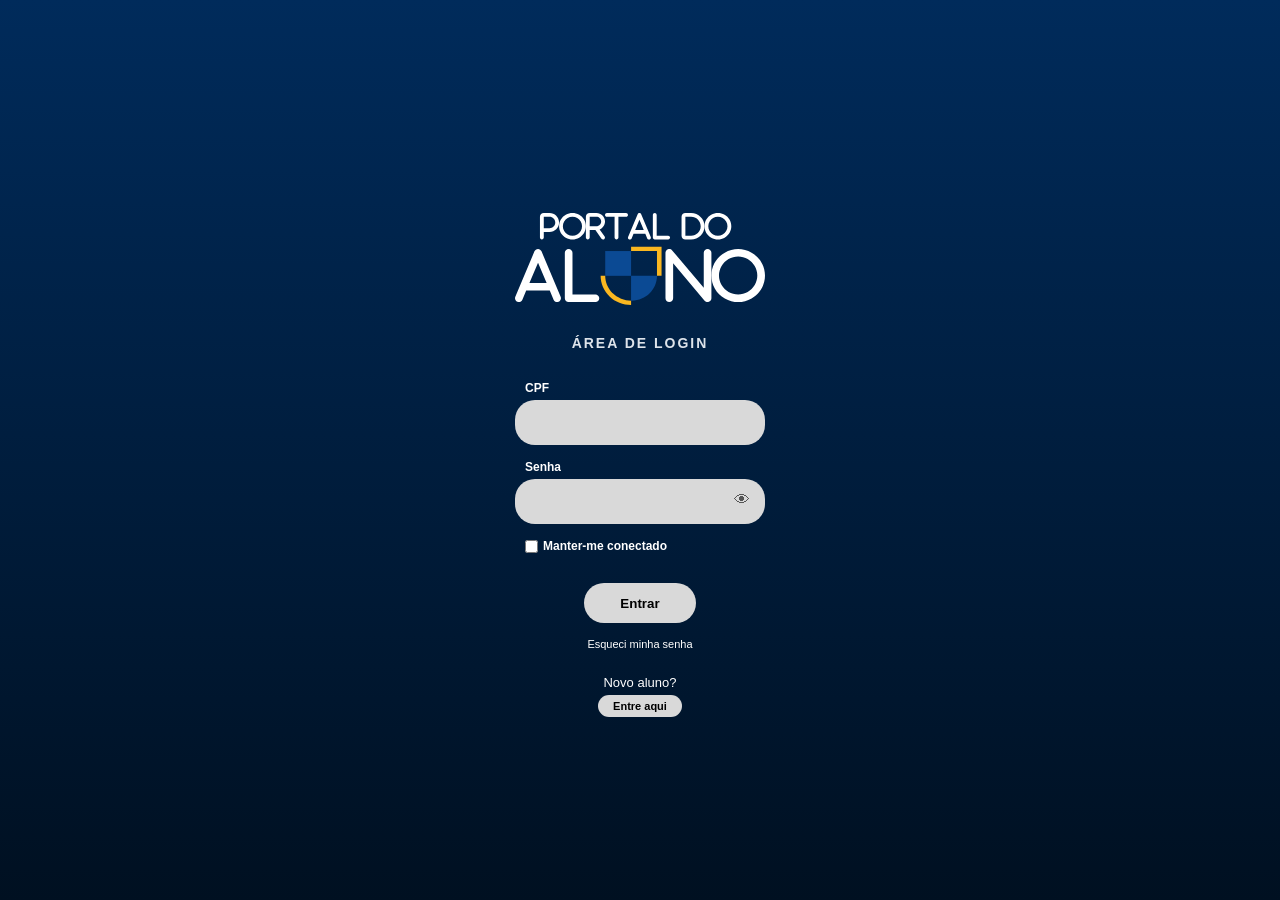
<file: index.html>
<!DOCTYPE html>
<html lang="pt-BR">
<head>
    <meta charset="UTF-8">
    <meta name="viewport" content="width=device-width, initial-scale=1.0">
    <title>Portal do Aluno</title>
    <link rel="stylesheet" href="style.css">
</head>
<body>

    <div class="app-container">


        <section id="tela-login" class="tela">
            
            <img src="icons/logo-portal.svg" alt="Portal do Aluno" class="logo-app">
            <h3 class="subtitulo-login">ÁREA DE LOGIN</h3>

            <div class="form-login">
                <label>CPF</label>
                <input type="text" class="input-field">

                <label>Senha</label>
                <div class="senha-container">
                    <input type="password" class="input-field">
                    <span class="icone-olho">👁</span>
                </div>

                <label class="checkbox-label">
                    <input type="checkbox"> Manter-me conectado
                </label>
                      
                <button class="btn-entrar" onclick="window.location.href='telas/telaInicial/telainicial.html'">Entrar</button>
                
                <a href="#" class="link-esqueci">Esqueci minha senha</a>
                
            </div>

            <div class="novo-aluno-container">
                <p>Novo aluno?</p>
                <button class="btn-entre-aqui">Entre aqui</button>
            </div>
        </section>

    </div>


  
</body>
</html>
</file>
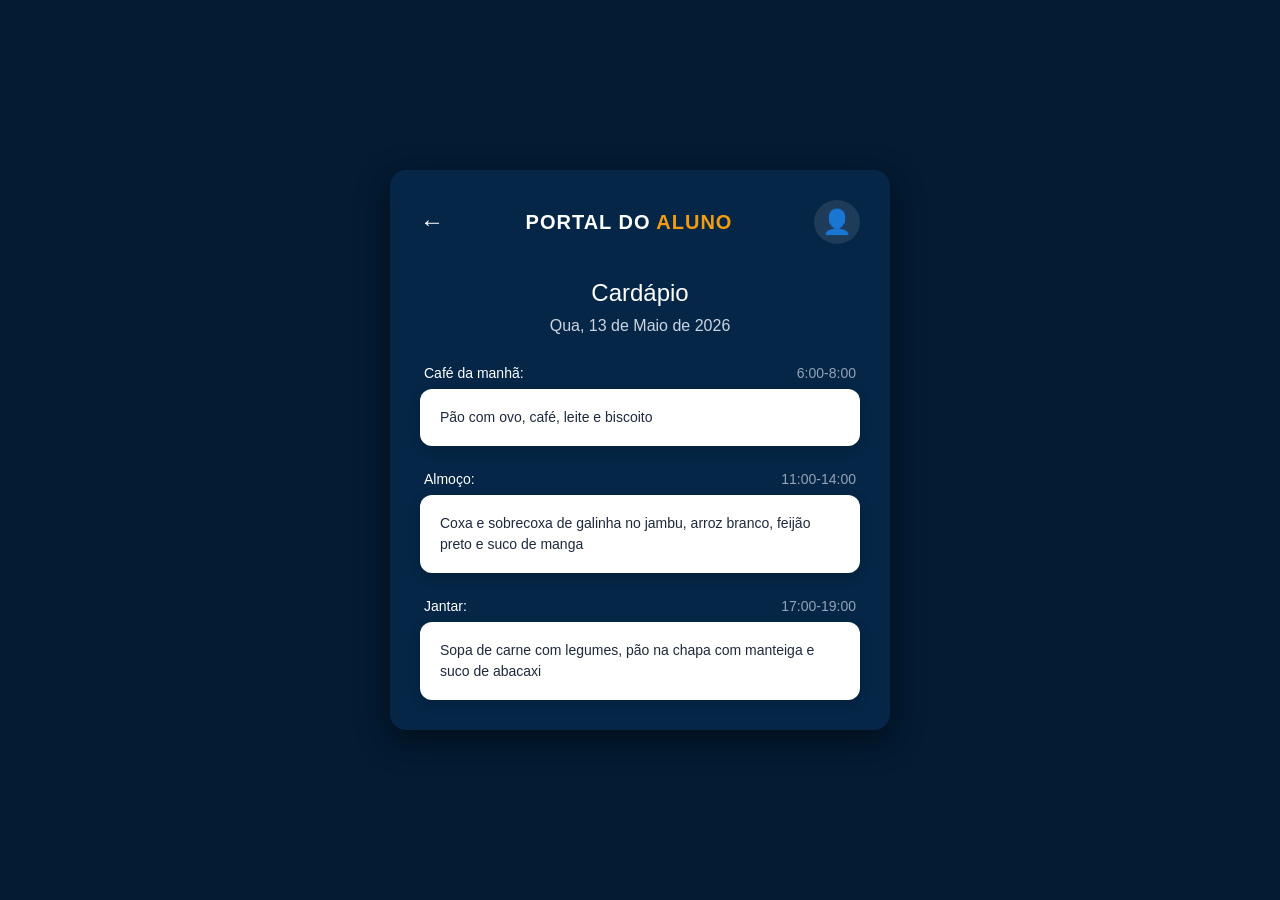
<file: telas/restauranteUniversitario/cardapio/index.html>
<!DOCTYPE html>
<html lang="pt-BR">
<head>
    <meta charset="UTF-8">
    <meta name="viewport" content="width=device-width, initial-scale=1.0">
    <title>Portal do Aluno - Cardápio</title>
    <link rel="stylesheet" href="style.css">
</head>
<body>
    <div class="web-container">
        <header class="header">
            <button class="btn-back" onclick="window.history.back()">←</button>
            <div class="logo">PORTAL DO <span class="highlight">ALUNO</span></div>
            <div class="profile-icon">👤</div>
        </header>

        <main class="content">
            <h2>Cardápio</h2>
            <p class="current-date" id="menu-date">Qua, 13 de Maio de 2026</p>
            
            <div class="menu-list">
                <div class="menu-section">
                    <div class="menu-time-header">
                        <span class="meal-title">Café da manhã:</span>
                        <span class="meal-hours">6:00-8:00</span>
                    </div>
                    <div class="meal-card">
                        <p>Pão com ovo, café, leite e biscoito</p>
                    </div>
                </div>

                <div class="menu-section">
                    <div class="menu-time-header">
                        <span class="meal-title">Almoço:</span>
                        <span class="meal-hours">11:00-14:00</span>
                    </div>
                    <div class="meal-card">
                        <p>Coxa e sobrecoxa de galinha no jambu, arroz branco, feijão preto e suco de manga</p>
                    </div>
                </div>

                <div class="menu-section">
                    <div class="menu-time-header">
                        <span class="meal-title">Jantar:</span>
                        <span class="meal-hours">17:00-19:00</span>
                    </div>
                    <div class="meal-card">
                        <p>Sopa de carne com legumes, pão na chapa com manteiga e suco de abacaxi</p>
                    </div>
                </div>
            </div>
        </main>
    </div>
    <script src="script.js"></script>
</body>
</html>
</file>
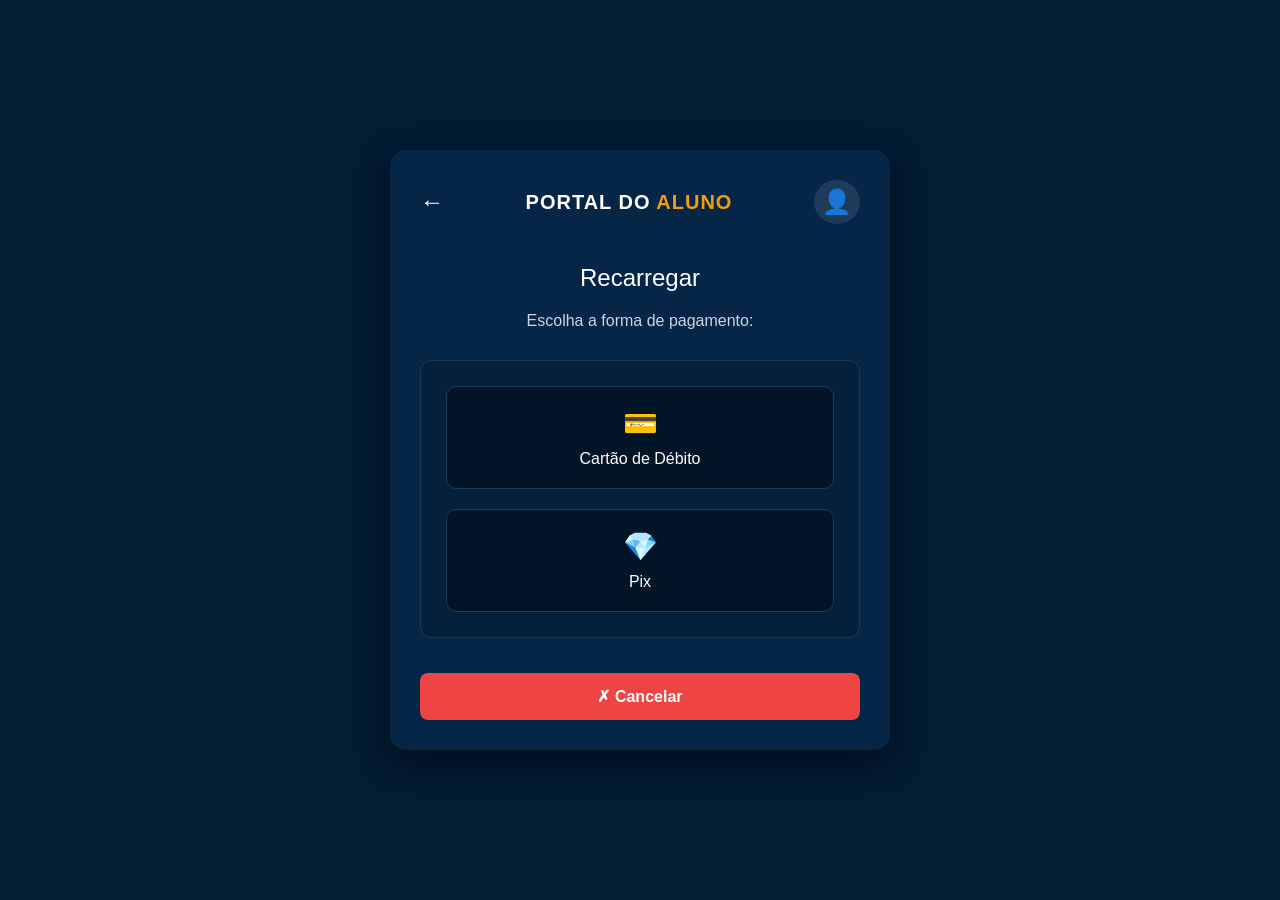
<file: telas/restauranteUniversitario/formaPagamento/index.html>
<!DOCTYPE html>
<html lang="pt-BR">
<head>
    <meta charset="UTF-8">
    <meta name="viewport" content="width=device-width, initial-scale=1.0">
    <title>Portal do Aluno - Forma de Pagamento</title>
    <link rel="stylesheet" href="style.css">
</head>
<body>
    <div class="web-container">
        <header class="header">
            <button class="btn-back" onclick="window.history.back()">←</button>
            <div class="logo">PORTAL DO <span class="highlight">ALUNO</span></div>
            <div class="profile-icon">👤</div>
        </header>

        <main class="content">
            <h2>Recarregar</h2>
            <p class="instruction">Escolha a forma de pagamento:</p>
            
            <div class="methods-container">
                <button class="method-card" id="card-method">
                    <div class="icon">💳</div>
                    <span>Cartão de Débito</span>
                </button>

                <button class="method-card" id="pix-method">
                    <div class="icon">💎</div>
                    <span>Pix</span>
                </button>
            </div>

            <button class="btn-cancel" onclick="window.history.back()">✗ Cancelar</button>
        </main>
    </div>
    <script src="script.js"></script>
</body>
</html>
</file>
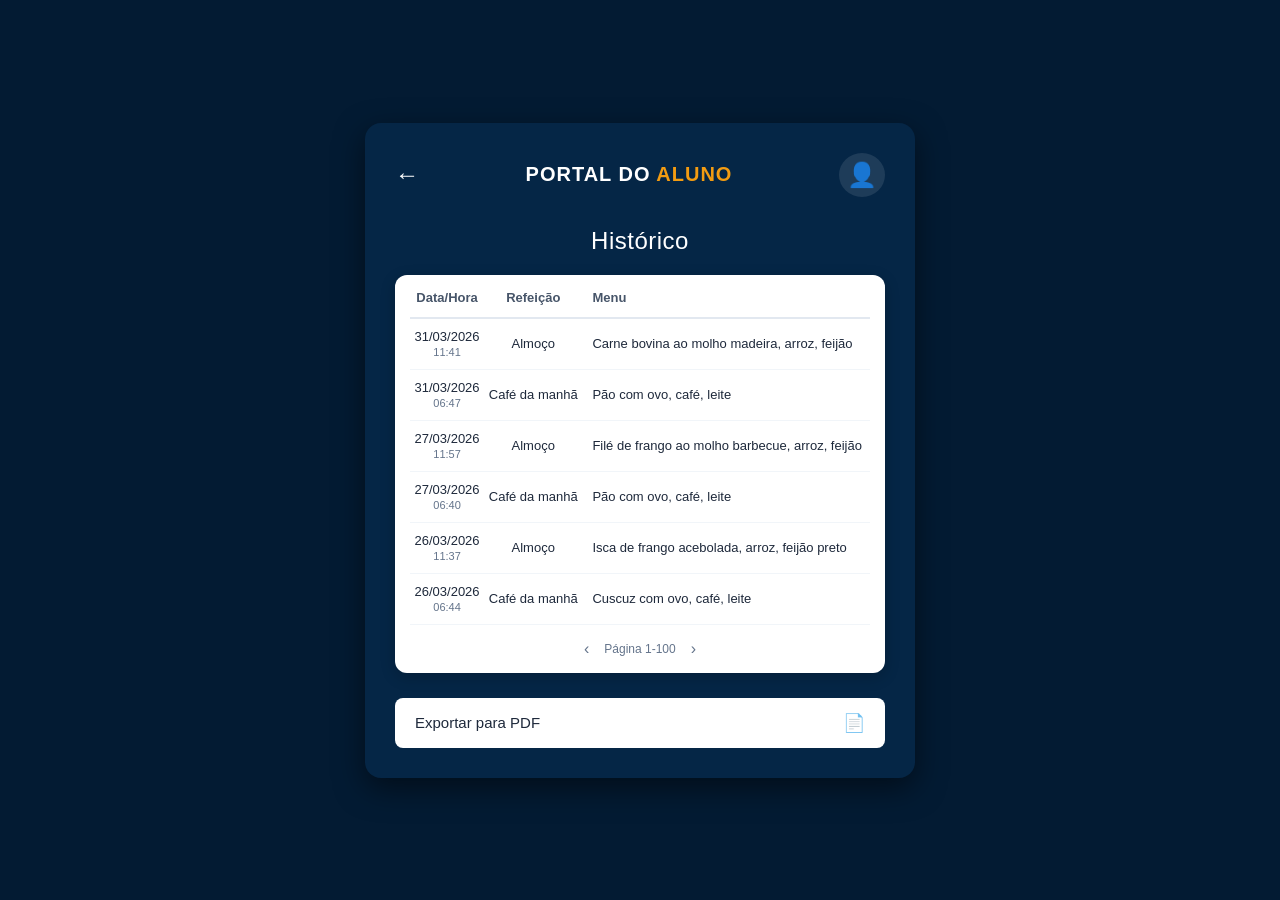
<file: telas/restauranteUniversitario/historico/index.html>
<!DOCTYPE html>
<html lang="pt-BR">
<head>
    <meta charset="UTF-8">
    <meta name="viewport" content="width=device-width, initial-scale=1.0">
    <title>Portal do Aluno - Histórico</title>
    <link rel="stylesheet" href="style.css">
</head>
<body>
    <div class="web-container">
        <header class="header">
            <button class="btn-back" onclick="window.history.back()">←</button>
            <div class="logo">PORTAL DO <span class="highlight">ALUNO</span></div>
            <div class="profile-icon">👤</div>
        </header>

        <main class="content">
            <h2>Histórico</h2>
            
            <div class="table-container">
                <table class="history-table">
                    <thead>
                        <tr>
                            <th>Data/Hora</th>
                            <th>Refeição</th>
                            <th>Menu</th>
                        </tr>
                    </thead>
                    <tbody>
                        <tr>
                            <td>31/03/2026<br><span class="time">11:41</span></td>
                            <td>Almoço</td>
                            <td>Carne bovina ao molho madeira, arroz, feijão</td>
                        </tr>
                        <tr>
                            <td>31/03/2026<br><span class="time">06:47</span></td>
                            <td>Café da manhã</td>
                            <td>Pão com ovo, café, leite</td>
                        </tr>
                        <tr>
                            <td>27/03/2026<br><span class="time">11:57</span></td>
                            <td>Almoço</td>
                            <td>Filé de frango ao molho barbecue, arroz, feijão</td>
                        </tr>
                        <tr>
                            <td>27/03/2026<br><span class="time">06:40</span></td>
                            <td>Café da manhã</td>
                            <td>Pão com ovo, café, leite</td>
                        </tr>
                        <tr>
                            <td>26/03/2026<br><span class="time">11:37</span></td>
                            <td>Almoço</td>
                            <td>Isca de frango acebolada, arroz, feijão preto</td>
                        </tr>
                        <tr>
                            <td>26/03/2026<br><span class="time">06:44</span></td>
                            <td>Café da manhã</td>
                            <td>Cuscuz com ovo, café, leite</td>
                        </tr>
                    </tbody>
                </table>
                
                <div class="pagination">
                    <button class="page-arrow">‹</button>
                    <span>Página 1-100</span>
                    <button class="page-arrow">›</button>
                </div>
            </div>

            <button class="btn-export" id="export-pdf-btn">
                <span>Exportar para PDF</span>
                <span class="icon">📄</span>
            </button>
        </main>
    </div>
    <script src="script.js"></script>
</body>
</html>
</file>
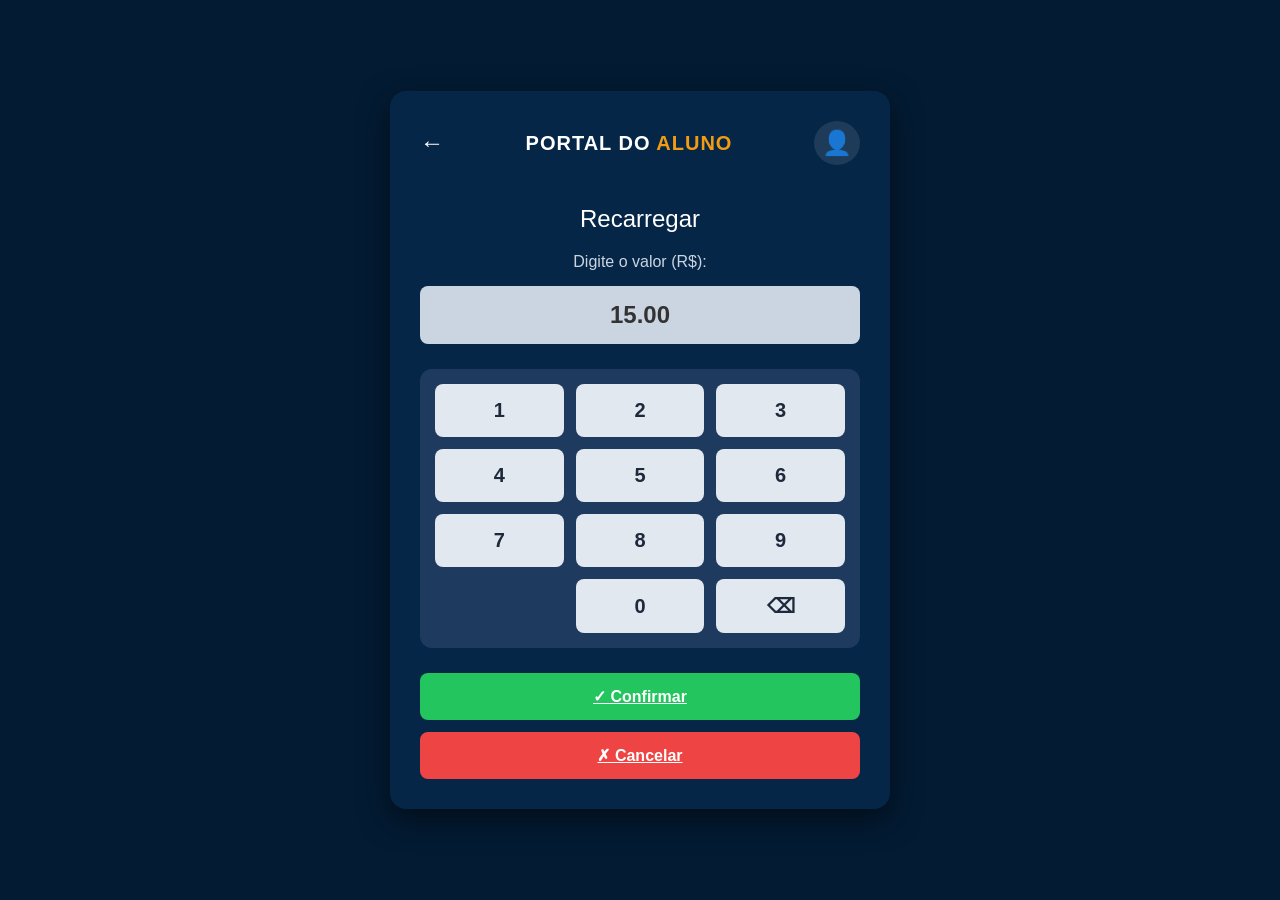
<file: telas/restauranteUniversitario/pagamento1/index.html>
<!DOCTYPE html>
<html lang="pt-BR">
<head>
    <meta charset="UTF-8">
    <meta name="viewport" content="width=device-width, initial-scale=1.0">
    <title>Portal do Aluno - Recarregar</title>
    <link rel="stylesheet" href="style.css">
</head>
<body>
    <div class="web-container">
        <header class="header">
            <button class="btn-back" onclick="window.history.back()">←</button>
            <div class="logo">PORTAL DO <span class="highlight">ALUNO</span></div>
            <div class="profile-icon">👤</div>
        </header>

        <main class="content">
            <h2>Recarregar</h2>
            <p class="instruction">Digite o valor (R$):</p>
            
            <div class="input-container">
                <input type="text" id="value-input" value="15.00" readonly>
            </div>

            <div class="keyboard-grid">
                <button onclick="pressKey('1')">1</button>
                <button onclick="pressKey('2')">2</button>
                <button onclick="pressKey('3')">3</button>
                <button onclick="pressKey('4')">4</button>
                <button onclick="pressKey('5')">5</button>
                <button onclick="pressKey('6')">6</button>
                <button onclick="pressKey('7')">7</button>
                <button onclick="pressKey('8')">8</button>
                <button onclick="pressKey('9')">9</button>
                <button class="empty"></button>
                <button onclick="pressKey('0')">0</button>
                <button onclick="pressKey('back')">⌫</button>
            </div>

            <div class="actions">
                
                <!--- <button class="btn-confirm" id="confirm-btn">✓ Confirmar</button> -->
                <a href="../formaPagamento/index.html" class="btn-confirm">✓ Confirmar</a>
                <a href="../restauranteUniversitario.html" class="btn-cancel">✗ Cancelar</a>

            </div>
        </main>
    </div>
    <script src="script.js"></script>
</body>
</html>
</file>
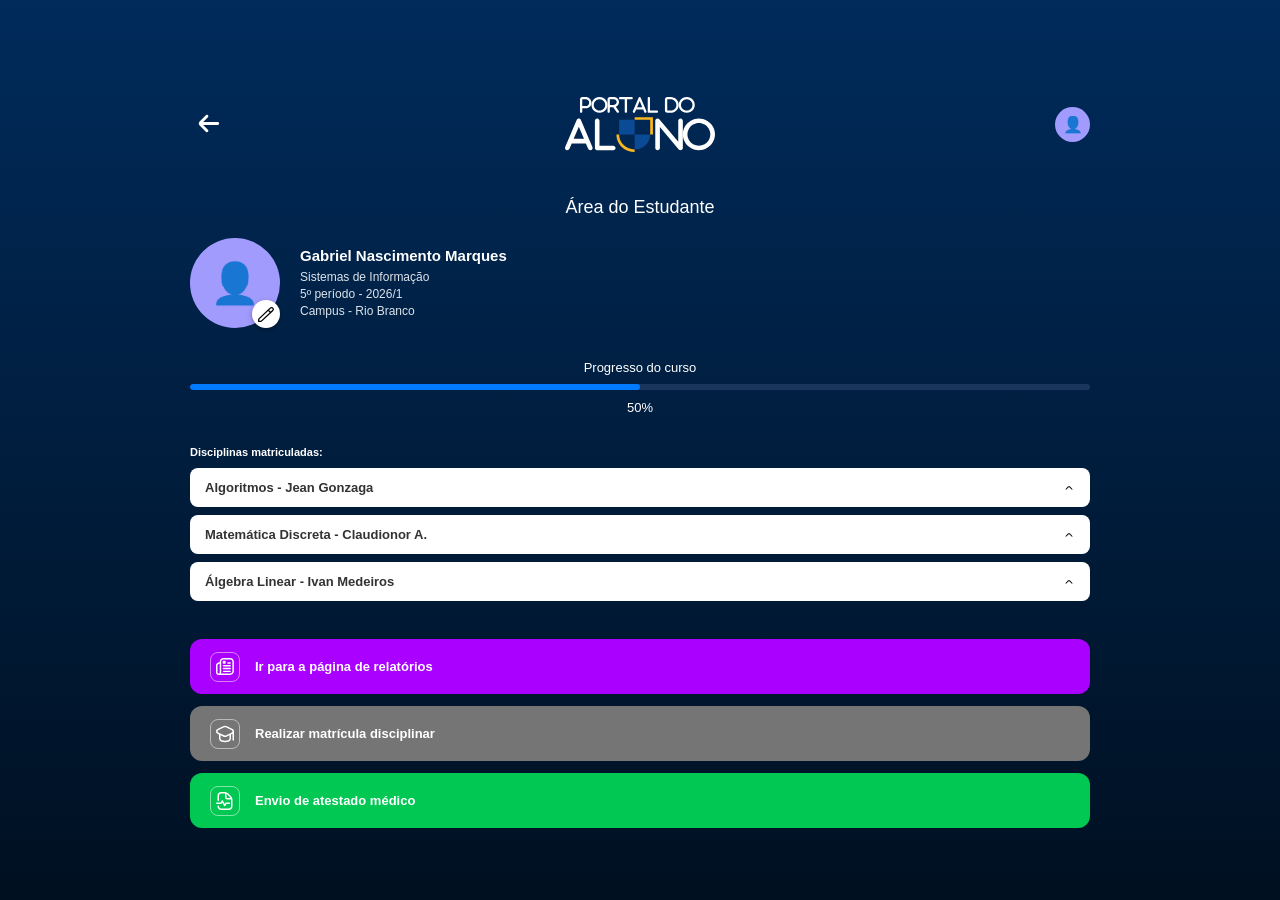
<file: telas/areaEstudante/areaEstudante.html>
<!DOCTYPE html>
<html lang="pt-BR">
<head>
    <meta charset="UTF-8">
    <meta name="viewport" content="width=device-width, initial-scale=1.0">
    <title>Home - Portal do Aluno</title>
    <link rel="stylesheet" href="areaEstudante.css"> 
</head>
<body>

    <div class="app-container">
        
        <section id="tela-home" class="tela">
            <div class="header-home">
               </div>
               <section id="tela-estudante" class="tela escondida">
    
    <header class="header-estudante">
        <button class="btn-icon" onclick="window.location.href='../../telas/telaInicial/telainicial.html'">
            <img src="../../icons/login-voltar.svg" alt="Menu" class="icone-svg">
        </button>
        <img src="../../icons/logo-portal.svg" alt="Portal do Aluno" class="logo-header">
        <div class="avatar-placeholder">👤</div>
    </header>

    <div class="conteudo-centralizado">
        <h2 class="titulo-secao">Área do Estudante</h2>

        <div class="perfil-estudante">
            <div class="avatar-container">
                <div class="avatar-circulo">👤</div>
                <button class="btn-editar">
                    <img src="../../icons/perfil-editarfoto.svg" alt="Editar">
                </button>
            </div>
            <div class="info-pessoais">
                <h3>Gabriel Nascimento Marques</h3>
                <p>Sistemas de Informação</p>
                <p>5º período - 2026/1</p>
                <p>Campus - Rio Branco</p>
            </div>
        </div>

        <div class="progresso-container">
            <span>Progresso do curso</span>
            <div class="barra-fundo">
                <div class="barra-preenchida" style="width: 50%;"></div>
            </div>
            <span class="progresso-texto">50%</span>
        </div>

        <div class="disciplinas-lista">
            <p class="disciplinas-titulo">Disciplinas matriculadas:</p>

            <details class="disciplina-item">
                <summary>
                    Algoritmos - Jean Gonzaga 
                    <img src="../../icons/telainicial-arrownoticias.svg" class="icone-seta">
                </summary>
                <div class="disciplina-detalhes">
                    <div class="notas-grid-tabela">
                        <div class="coluna-nota">
                            <span class="titulo-nota">Nota 1:</span>
                            <div class="sub-notas">
                                <div><em>Avaliação 1:</em><br>8.0</div>
                                <div><em>Avaliação 2:</em><br>8.6</div>
                            </div>
                        </div>
                        <div class="coluna-nota">
                            <span class="titulo-nota">Nota 2:</span>
                            <div class="sub-notas">
                                <div><em>Avaliação 3:</em><br>10.0</div>
                                <div><em>Avaliação 4:</em><br>10</div>
                            </div>
                        </div>
                    </div>
                    <div class="status-final">
                        <p><strong>Situação:</strong> <span class="aprovado">Aprovado</span></p>
                        <p><strong>Média Final:</strong> 9.7</p>
                        <p><strong>Total de Faltas:</strong> 11</p>
                    </div>
                </div>  
            </details>

            <details class="disciplina-item">
                <summary>
                    Matemática Discreta - Claudionor A. 
                    <img src="../../icons/telainicial-arrownoticias.svg" class="icone-seta">
                </summary>
                <div class="disciplina-detalhes">
                    <div class="notas-grid-tabela">
                        <div class="coluna-nota">
                            <span class="titulo-nota">Nota 1:</span>
                            <div class="sub-notas">
                                <div><em>Avaliação 1:</em><br>7.0</div>
                                <div><em>Avaliação 2:</em><br>8.6</div>
                            </div>
                        </div>
                        <div class="coluna-nota">
                            <span class="titulo-nota">Nota 2:</span>
                            <div class="sub-notas">
                                <div><em>Avaliação 3:</em><br>9.0</div>
                                <div><em>Avaliação 4:</em><br>10</div>
                            </div>
                        </div>
                    </div>
                    <div class="status-final">
                        <p><strong>Situação:</strong> <span class="aprovado">Aprovado</span></p>
                        <p><strong>Média Final:</strong> 9.1</p>
                        <p><strong>Total de Faltas:</strong> 15</p>
                    </div>
                </div>
            </details>

            <details class="disciplina-item">
                <summary>
                    Álgebra Linear - Ivan Medeiros 
                    <img src="../../icons/telainicial-arrownoticias.svg" class="icone-seta">
                </summary>
                <div class="disciplina-detalhes">
                    <div class="notas-grid-tabela">
                        <div class="coluna-nota">
                            <span class="titulo-nota">Nota 1:</span>
                            <div class="sub-notas">
                                <div><em>Avaliação 1:</em><br>7.0</div>
                                <div><em>Avaliação 2:</em><br>8.6</div>
                            </div>
                        </div>
                        <div class="coluna-nota">
                            <span class="titulo-nota">Nota 2:</span>
                            <div class="sub-notas">
                                <div><em>Avaliação 3:</em><br>9.0</div>
                                <div><em>Avaliação 4:</em><br>10</div>
                            </div>
                        </div>
                    </div>
                    <div class="status-final">
                        <p><strong>Situação:</strong> <span class="aprovado">Aprovado</span></p>
                        <p><strong>Média Final:</strong> 9.1</p>
                        <p><strong>Total de Faltas:</strong> 15</p>
                    </div>
                </div>
            </details>
        </div>

        <div class="botoes-inferiores">
            <button class="btn-acao bg-roxo" onclick="window.location.href='../../telas/relatorio/relatorio.html'">
                <div class="icone-box"><img src="../../icons/telainicial-relatorios.svg" alt=""></div>
                <span>Ir para a página de relatórios</span>
            </button>

            <button class="btn-acao bg-cinza">
                <div class="icone-box"><img src="../../icons/perfil-matriculadisciplinar.svg" alt=""></div>
                <span>Realizar matrícula disciplinar</span>
            </button>

            <button class="btn-acao bg-verde">
                <div class="icone-box"><img src="../../icons/perfil-atestadomedico.svg" alt=""></div>
                <span>Envio de atestado médico</span>
            </button>
        </div>
    </div>
</section>

    </div>

</body>
</html>
</file>
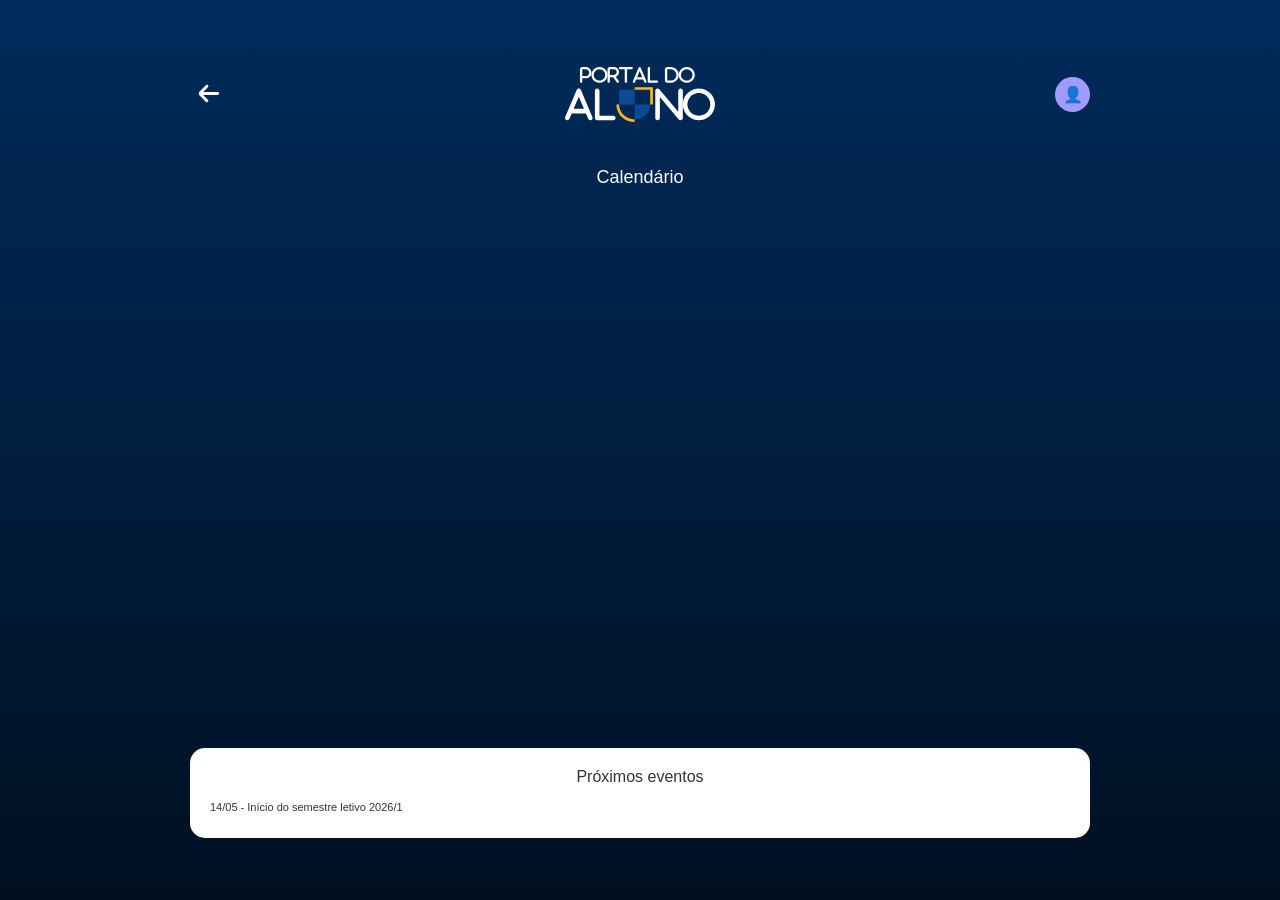
<file: telas/calendario/calendario.html>
<!DOCTYPE html>
<html lang="pt-BR">
<head>
    <meta charset="UTF-8">
    <meta name="viewport" content="width=device-width, initial-scale=1.0">
    <title>Home - Portal do Aluno</title>
    <link rel="stylesheet" href="calendario.css"> 
</head>
<body>

    <div class="app-container">
        
<section id="tela-calendario" class="tela escondida">
    <header class="header-estudante">
        <button class="btn-icon" onclick="window.location.href='../../telas/telaInicial/telainicial.html'">
            <img src="../../icons/login-voltar.svg" alt="Menu" class="icone-svg">
        </button>
        <img src="../../icons/logo-portal.svg" alt="Portal do Aluno" class="logo-header">
        <div class="avatar-placeholder">👤</div>
    </header>

    <div class="conteudo-centralizado">
        <h2 class="titulo-secao">Calendário</h2>

        <iframe src="https://calendar.google.com/calendar/embed?src=seffvlad%40gmail.com&ctz=America%2FRio_Branco" style="border: 0" width="900" height="500" frameborder="0" scrolling="no"></iframe>

        <div class="card-branco card-eventos">
            <h3>Próximos eventos</h3>
            <ul>
                <li>14/05 - Início do semestre letivo 2026/1</li>
            </ul>
        </div>
    </div>
</section>

    </div>

</body>
</html>
</file>
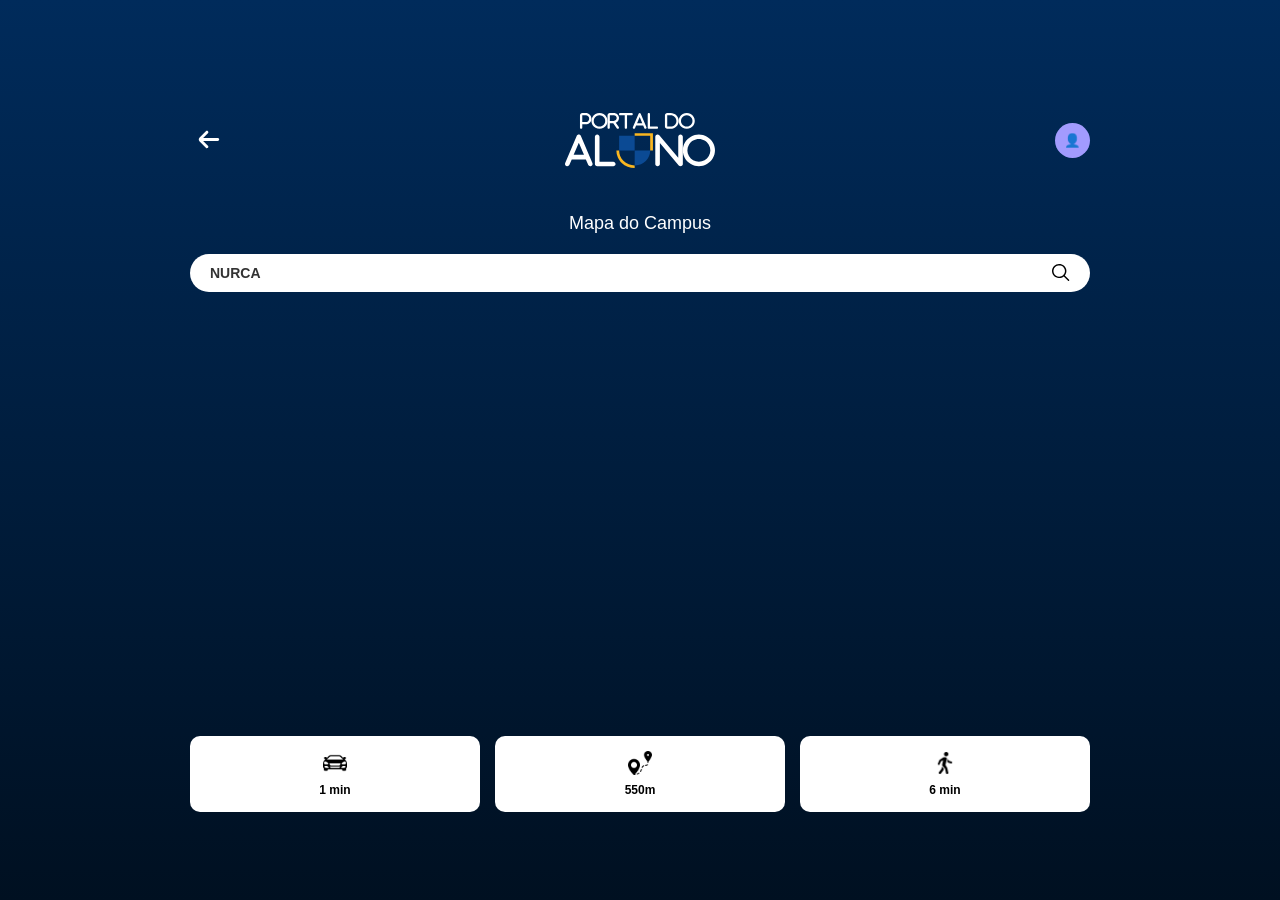
<file: telas/mapa/mapa.html>
<!DOCTYPE html>
<html lang="pt-BR">
<head>
    <meta charset="UTF-8">
    <meta name="viewport" content="width=device-width, initial-scale=1.0">
    <title>Home - Portal do Aluno</title>
    <link rel="stylesheet" href="mapa.css"> 
</head>
<body>

    <div class="app-container">
        <section id="tela-mapa" class="tela escondida">
            <header class="header-estudante">
                <button class="btn-icon" onclick="window.location.href='../../telas/telaInicial/telainicial.html'">
                    <img src="../../icons/login-voltar.svg" alt="Menu" class="icone-svg">
                </button>
                <img src="../../icons/logo-portal.svg" alt="Portal do Aluno" class="logo-header">
                <button class="btn-icon" onclick="mudarTela('tela-estudante')">
                    <div class="avatar-placeholder">👤</div>
                </button>
            </header>

    <div class="conteudo-centralizado">
        <h2 class="titulo-secao">Mapa do Campus</h2>

        <div class="busca-mapa">
            <input type="text" placeholder="NURCA" value="NURCA">
            <img src="../../icons/icon-pesquisar.svg" alt="Buscar">
        </div>

        <div class="area-mapa">
            <iframe src="https://www.google.com/maps/embed?pb=!1m18!1m12!1m3!1d2074.869574872537!2d-67.86408619212223!3d-9.95757126568577!2m3!1f0!2f0!3f0!3m2!1i1024!2i768!4f13.1!3m3!1m2!1s0x917f8f24e6c511c7%3A0x57cb3a7b64dcf9be!2sN%C3%BAcleo%20de%20Registro%20e%20Controle%20Acad%C3%AAmico%20-%20Nurca!5e1!3m2!1spt-BR!2sbr!4v1779824208474!5m2!1spt-BR!2sbr" width="900" height="400" margin="100px" style="border:0;" allowfullscreen="" loading="lazy" referrerpolicy="no-referrer-when-downgrade"></iframe>
        </div>

        <div class="botoes-rota">
            <button class="btn-rota">
                <img src="../../icons/mapa-carro.svg" alt="Carro">
                <span>1 min</span>
            </button>
            <button class="btn-rota btn-rota-ativo">
                <img src="../../icons/mapa-distancia.svg" alt="Distância">
                <span>550m</span>
            </button>
            <button class="btn-rota">
                <img src="../../icons/mapa-andando.svg" alt="A pé">
                <span>6 min</span>
            </button>
        </div>
    </div>
</section>
    </div>

</body>
</html>
</file>
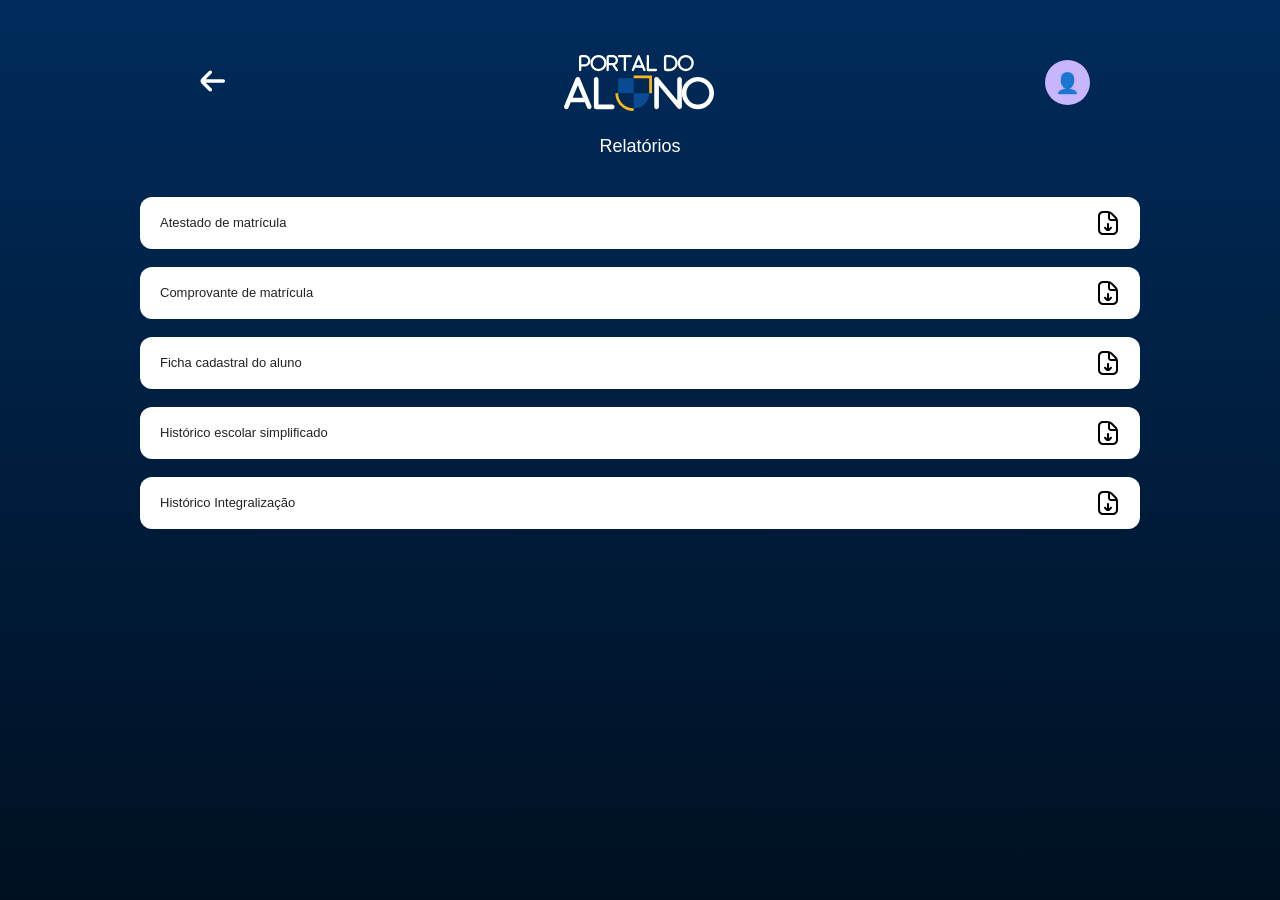
<file: telas/relatorio/relatorio.html>
<!DOCTYPE html>
<html lang="pt-br">
<head>
    <meta charset="UTF-8">
    <meta name="viewport" content="width=device-width, initial-scale=1.0">
    <title>Relatórios</title>
    <link rel="stylesheet" href="relatorio.css">
</head>

<body>

    <section id="tela-relatorios" class="tela">

        <header class="header-estudante">

            <button class="btn-icon" onclick="window.location.href='../../telas/telaInicial/telainicial.html'">
                <img src="../../icons/login-voltar.svg" alt="Voltar">
            </button>

            <img src="../../icons/logo-portal.svg"
                 alt="Logo"
                 class="logo-home">

            <div class="avatar-placeholder">👤</div>

        </header>

        <h2 class="titulo-secao">Relatórios</h2>

        <div class="lista-relatorios">

            <button class="item-relatorio">
                <span>Atestado de matrícula</span>
                <img src="../../icons/relatorios-baixararquivo.svg">
            </button>

            <button class="item-relatorio">
                <span>Comprovante de matrícula</span>
                <img src="../../icons/relatorios-baixararquivo.svg">
            </button>

            <button class="item-relatorio">
                <span>Ficha cadastral do aluno</span>
                <img src="../../icons/relatorios-baixararquivo.svg">
            </button>

            <button class="item-relatorio">
                <span>Histórico escolar simplificado</span>
                <img src="../../icons/relatorios-baixararquivo.svg">
            </button>

            <button class="item-relatorio">
                <span>Histórico Integralização</span>
                <img src="../../icons/relatorios-baixararquivo.svg">
            </button>

        </div>

    </section>

</body>
</html>
</file>
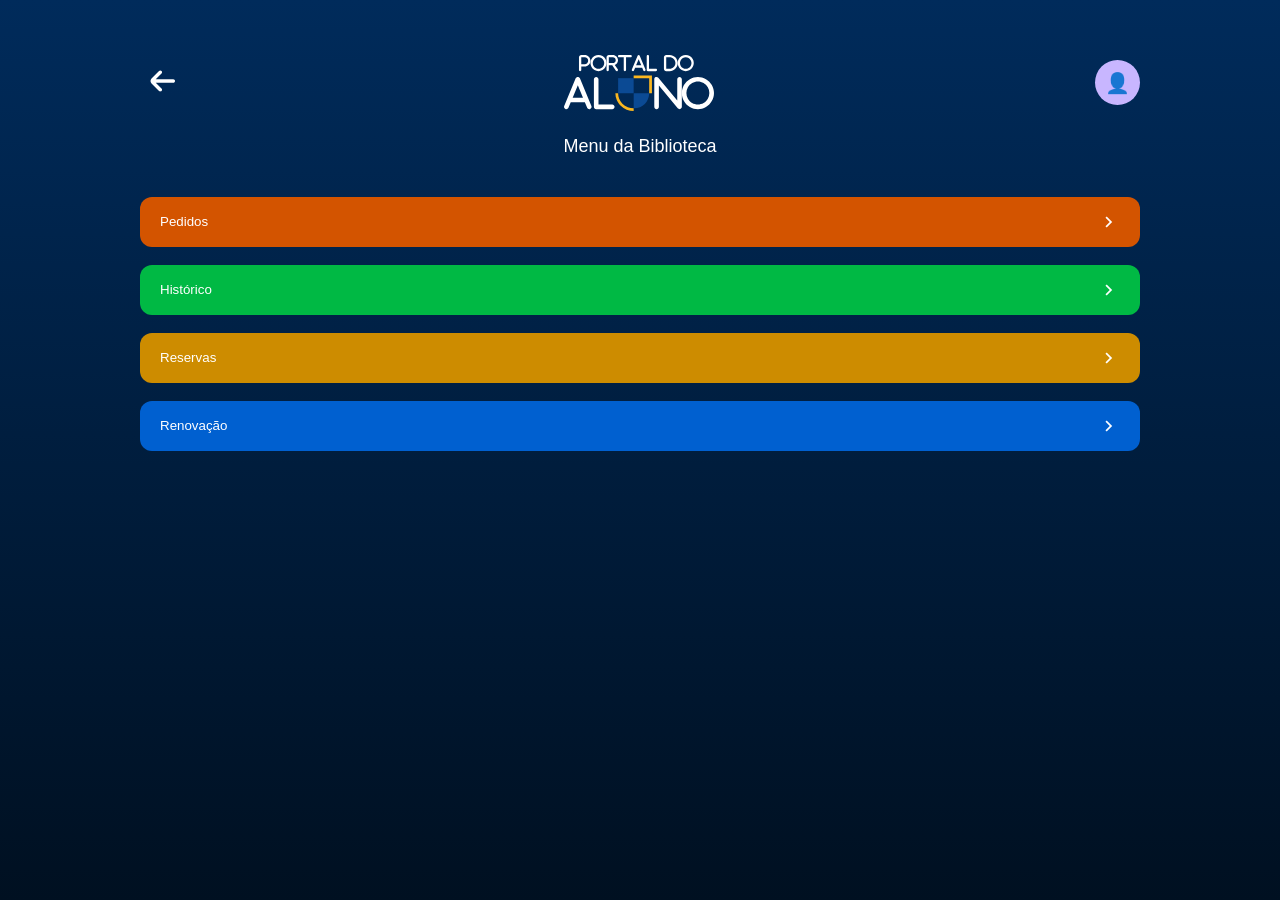
<file: telas/servicoBiblioteca/servicoBiblioteca.html>
<!DOCTYPE html>
<html lang="pt-BR">
<head>
    <meta charset="UTF-8">
    <meta name="viewport" content="width=device-width, initial-scale=1.0">
    <title>Serviços da Biblioteca</title>

    <link href="https://fonts.googleapis.com/css2?family=Material+Symbols+Outlined" rel="stylesheet">

    <link rel="stylesheet" href="servicoBiblioteca.css">
</head>

<body>

    <!-- MENU PRINCIPAL -->
    <section id="tela-bib-menu" class="tela">

        <!-- HEADER -->
        <header class="header-estudante">

            <button class="btn-icon" onclick="window.location.href='../../telas/telaInicial/telainicial.html'">
                <img src="../../icons/login-voltar.svg" alt="Voltar">
            </button>

            <img src="../../icons/logo-portal.svg"
                 alt="Logo"
                 class="logo-header">

            <div class="avatar-placeholder">
                👤
            </div>

        </header>

        <!-- CONTEÚDO -->
        <div class="conteudo-centralizado">

            <h2 class="titulo-secao">
                Menu da Biblioteca
            </h2>

            <!-- MENU -->
            <div class="menu-biblioteca">

                <button class="btn-menu-pedidos"
                        onclick="mudarTela('tela-bib-pedidos')">

                    <span>Pedidos</span>

                    <span class="material-symbols-outlined seta-menu">
                        chevron_right
                    </span>
                </button>

                <button class="btn-menu-historico"
                        onclick="mudarTela('tela-bib-historico')">

                    <span>Histórico</span>

                    <span class="material-symbols-outlined seta-menu">
                        chevron_right
                    </span>
                </button>

                <button class="btn-menu-reservas"
                        onclick="mudarTela('tela-bib-reservas')">

                    <span>Reservas</span>

                    <span class="material-symbols-outlined seta-menu">
                        chevron_right
                    </span>
                </button>

                <button class="btn-menu-renovacao"
                        onclick="mudarTela('tela-bib-renovacao')">

                    <span>Renovação</span>

                    <span class="material-symbols-outlined seta-menu">
                        chevron_right
                    </span>
                </button>

            </div>

        </div>

    </section>

    <!-- PEDIDOS -->
    <section id="tela-bib-pedidos" class="tela escondida">

        <header class="header-estudante">

            <button class="btn-icon"
                    onclick="mudarTela('tela-bib-menu')">

                <img src="../../icons/login-voltar.svg" alt="Voltar">
            </button>

            <img src="../../icons/logo-portal.svg"
                 alt="Logo"
                 class="logo-header">

            <div class="avatar-placeholder">
                👤
            </div>

        </header>

        <div class="conteudo-centralizado">

            <h2 class="titulo-secao">
                Pedidos
            </h2>

            <div class="mensagem-vazia">
                <h3>Nenhum pedido</h3>
                <p>
                    Você ainda não possui<br>
                    nenhum pedido
                </p>
            </div>

        </div>

    </section>

    <!-- HISTÓRICO -->
    <section id="tela-bib-historico" class="tela escondida">

        <header class="header-estudante">

            <button class="btn-icon"
                    onclick="mudarTela('tela-bib-menu')">

                <img src="../../icons/login-voltar.svg" alt="Voltar">
            </button>

            <img src="../../icons/logo-portal.svg"
                 alt="Logo"
                 class="logo-header">

            <div class="avatar-placeholder">
                👤
            </div>

        </header>

        <div class="conteudo-centralizado">

            <h2 class="titulo-secao">
                Histórico
            </h2>

            <div class="card-tabela">

                <table class="tabela-dados">

                    <thead>
                        <tr>
                            <th>Livro</th>
                            <th>Retirada</th>
                            <th>Devolução</th>
                        </tr>
                    </thead>

                    <tbody>
                        <tr>
                            <td>Álgebra Linear</td>
                            <td>13/04/2026</td>
                            <td>16/04/2026</td>
                        </tr>

                        <tr>
                            <td>Análise I</td>
                            <td>19/03/2026</td>
                            <td>20/03/2026</td>
                        </tr>

                        <tr>
                            <td>Cálculo A</td>
                            <td>06/08/2025</td>
                            <td>12/08/2025</td>
                        </tr>
                    </tbody>

                </table>

            </div>

        </div>

    </section>

    <!-- RESERVAS -->
    <section id="tela-bib-reservas" class="tela escondida">

        <header class="header-estudante">

            <button class="btn-icon"
                    onclick="mudarTela('tela-bib-menu')">

                <img src="../../icons/login-voltar.svg" alt="Voltar">
            </button>

            <img src="../../icons/logo-portal.svg"
                 alt="Logo"
                 class="logo-header">

            <div class="avatar-placeholder">
                👤
            </div>

        </header>

        <div class="conteudo-centralizado">

            <h2 class="titulo-secao">
                Reservas
            </h2>

            <div class="mensagem-vazia">
                <h3>Nenhuma reserva</h3>

                <p>
                    Você ainda não possui<br>
                    nenhuma reserva
                </p>
            </div>

        </div>

    </section>

    <!-- RENOVAÇÃO -->
    <section id="tela-bib-renovacao" class="tela escondida">

        <header class="header-estudante">

            <button class="btn-icon"
                    onclick="mudarTela('tela-bib-menu')">

                <img src="../../icons/login-voltar.svg" alt="Voltar">
            </button>

            <img src="../../icons/logo-portal.svg"
                 alt="Logo"
                 class="logo-header">

            <div class="avatar-placeholder">
                👤
            </div>

        </header>

        <div class="conteudo-centralizado">

            <h2 class="titulo-secao">
                Renovação
            </h2>

            <div class="card-tabela">

                <table class="tabela-dados">

                    <thead>
                        <tr>
                            <th>Livro</th>
                            <th>Data limite</th>
                            <th>Status</th>
                        </tr>
                    </thead>

                    <tbody>
                        <tr>
                            <td>Álgebra Linear</td>
                            <td>13/04/2026</td>
                            <td>Vencido</td>
                        </tr>

                        <tr>
                            <td>Análise I</td>
                            <td>14/05/2026</td>
                            <td>1 dia</td>
                        </tr>

                        <tr>
                            <td>Cálculo A</td>
                            <td>17/05/2026</td>
                            <td>4 dias</td>
                        </tr>
                    </tbody>

                </table>

            </div>

        </div>

    </section>

    <script>
        function mudarTela(idNovaTela) {

            const todasAsTelas =
                document.querySelectorAll('.tela');

            todasAsTelas.forEach(tela => {
                tela.classList.add('escondida');
            });

            document
                .getElementById(idNovaTela)
                .classList.remove('escondida');
        }
    </script>

</body>
</html>
</file>
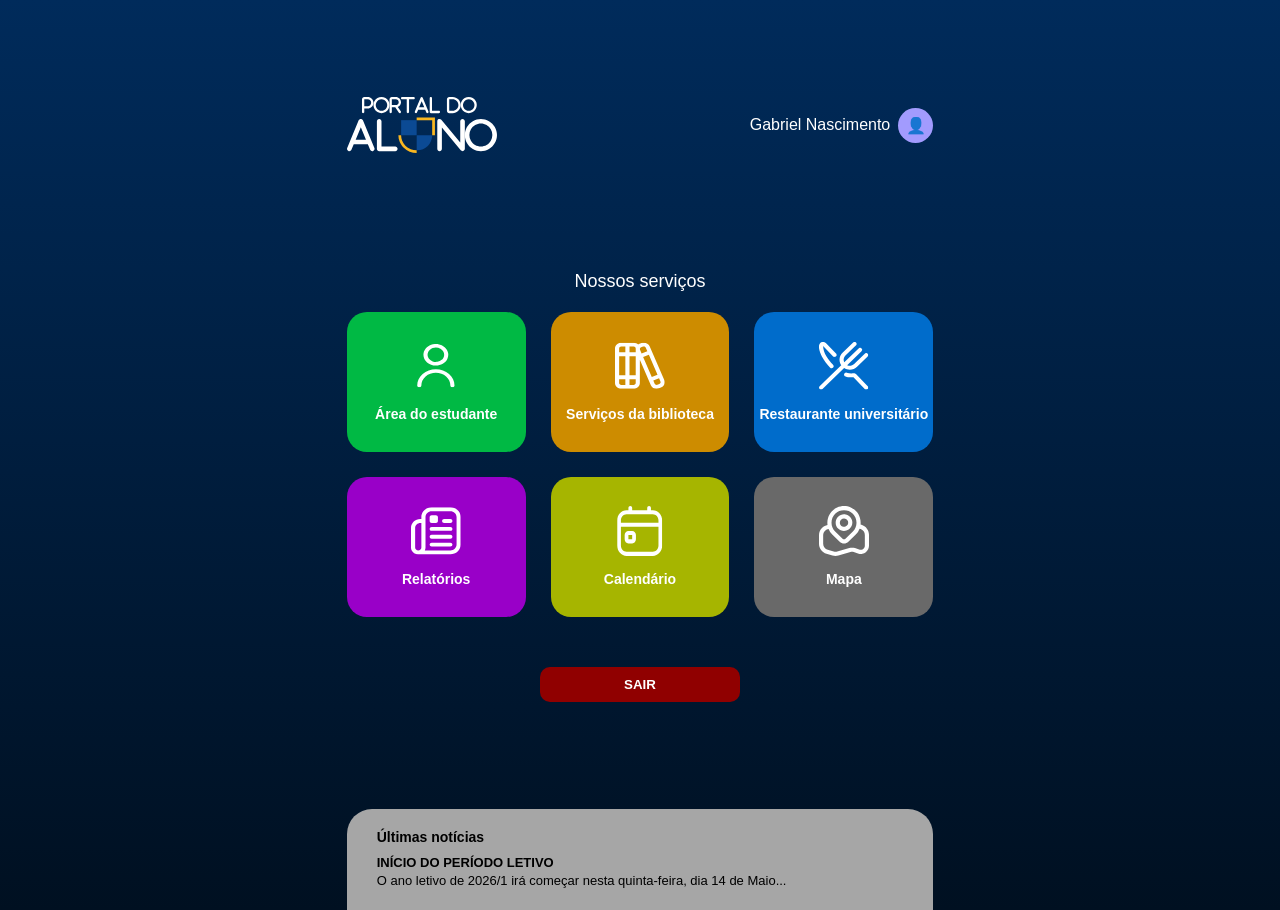
<file: telas/telaInicial/telainicial.html>
<!DOCTYPE html>
<html lang="pt-BR">
<head>
    <meta charset="UTF-8">
    <meta name="viewport" content="width=device-width, initial-scale=1.0">
    <title>Home - Portal do Aluno</title>
    <link rel="stylesheet" href="telainicial.css"> 
</head>
<body>

    <div class="app-container">
        
        <section id="tela-home" class="tela">
            <div class="header-home">
               </div>
               <section id="tela-home" class="tela escondida">
            <div class="header-home">
                <img src="../../icons/logo-portal.svg" alt="Portal do Aluno" class="logo-home">
                <div class="usuario-perfil">
                    <span>Gabriel Nascimento</span>
                    <div class="avatar-placeholder">👤</div>
                </div>
            </div>

            <h3 class="titulo-servicos">Nossos serviços</h3>

            <div class="grid-botoes">
                <button class="card-btn btn-verde" onclick="window.location.href='../../telas/areaEstudante/areaEstudante.html'">
                    <img src="../../icons/telainicial-areadoestudante.svg" alt="Estudante">
                    <span>Área do estudante</span>
                </button>

                <button class="card-btn btn-laranja" onclick="window.location.href='../../telas/servicoBiblioteca/servicoBiblioteca.html'">
                    <img src="../../icons/telainicial-biblioteca.svg" alt="Biblioteca">
                    <span>Serviços da biblioteca</span>
                </button>

                <button class="card-btn btn-azul" onclick="window.location.href='../../telas/restauranteUniversitario/restauranteUniversitario.html'">
                    <img src="../../icons/telainicial-ru.svg" alt="Restaurante">
                    <span>Restaurante universitário</span>
                </button>

                <button class="card-btn btn-roxo" onclick="window.location.href='../../telas/relatorio/relatorio.html'">
                    <img src="../../icons/telainicial-relatorios.svg" alt="Relatórios">
                    <span>Relatórios</span>
                </button>

                <button class="card-btn btn-oliva" onclick="window.location.href='../../telas/calendario/calendario.html'">
                    <img src="../../icons/telainicial-calendario.svg" alt="Calendário">
                    <span>Calendário</span>
                </button>

                <button class="card-btn btn-cinza" onclick="window.location.href='../../telas/mapa/mapa.html'">
                    <img src="../../icons/telainicial-mapa.svg" alt="Mapa">
                    <span>Mapa</span>
                </button>
            </div>

            <button class="btn-sair" onclick="window.location.href='../../index.html'">SAIR</button>

            <div class="card-noticias">
                <div class="noticias-header">
                    <span>Últimas notícias</span>
                </div>
                <div class="noticias-corpo">
                    <h4>INÍCIO DO PERÍODO LETIVO</h4>
                    <p>O ano letivo de 2026/1 irá começar nesta quinta-feira, dia 14 de Maio...</p>
                </div>
            </div>
        </section>
            </section>

    </div>

</body>
</html>
</file>
<file: style.css>
* {
    margin: 0;
    padding: 0;
    box-sizing: border-box;
    font-family: 'Questrial', sans-serif;
}

body {
    background: linear-gradient(180deg, #002B5B 0%, #001021 100%); /* Fundo escuro atrás do "celular" no monitor */
    display: flex;
    justify-content: center;
    align-items: center;
    min-height: 100vh;
    color: #FFFFFF;
}


/* Telas */
.tela {
    width: 100%;
    height: 100%;
    padding: 25px;
    display: flex;
    flex-direction: column;
    align-items: center;
}

/* LOGIN */
.logo-app {
    width: 250px;
    margin-top: 50px;
}

.subtitulo-login {
    font-size: 14px;
    letter-spacing: 2px;
    margin: 30px 0;
    color: #DDE3EA;
}

.form-login {
    width: 100%;
    max-width: 400px;
    display: flex;
    flex-direction: column;
    align-items: center;
    margin: 0 auto;
}

.form-login label {
    align-self: flex-start;
    font-size: 12px;
    margin-bottom: 5px;
    margin-left: 10px;
    font-weight: bold;
}

.input-field {
    width: 100%;
    height: 45px;
    background-color: #D9D9D9;
    border: none;
    border-radius: 20px;
    padding: 0 15px;
    margin-bottom: 15px;
    font-size: 16px;
}

.senha-container {
    width: 100%;
    position: relative;
}

.icone-olho {
    position: absolute;
    right: 15px;
    top: 12px;
    color: #555;
    cursor: pointer;
}

.link-esqueci {
    color: #FFFFFF;
    font-size: 11px;
    text-decoration: none;
    margin-bottom: auto;
}

.btn-entrar {
    width: 45%;
    height: 40px;
    background-color: #D9D9D9;
    border: none;
    border-radius: 20px;
    font-weight: bold;
    cursor: pointer;
    margin-bottom: 15px;
    margin-top: 25px;
}

.btn-entrar:hover {
    transform: scale(1.1);
}

.checkbox-label {
    margin-top: auto;
    font-size: 11px;
    display: flex;
    align-items: center;
    gap: 5px;
}

.novo-aluno-container {
    margin-top: 25px;
    margin-bottom: 20px;
    text-align: center;
}

.novo-aluno-container p {
    font-size: 13px;
    margin-bottom: 5px;
}

.btn-entre-aqui {
    background-color: #D9D9D9;
    border: none;
    border-radius: 15px;
    padding: 5px 15px;
    font-weight: bold;
    font-size: 11px;
    cursor: pointer;
}

/* TELA HOME */
.header-home {
    width: 100%;
    max-width: 900px;
    margin: 20px auto;
    display: flex;
    justify-content: space-between;
    align-items: center;
}

.logo-home {
    width: 200px;
}

.usuario-perfil {
    display: flex;
    align-items: center;
    gap: 8px;
}

.avatar-placeholder {
    width: 35px;
    height: 35px;
    background-color: #A29BFE;
    border-radius: 50%;
    display: flex;
    justify-content: center;
    align-items: center;
}

.titulo-servicos {
    margin: 40px 0 20px 0;
    font-weight: normal;
    font-size: 18px;
}

/* Grid de Serviços */
.grid-botoes {
    display: grid;
    grid-template-columns: repeat(3, 1fr); 
    gap: 25px;
    width: 70%;
    max-width: 600px;
    margin: 0 auto;
}

/* Estilo individual do botão de serviço */
.card-btn {
    border: none;
    border-radius: 20px;
    padding: 20px 10px;
    display: flex;
    flex-direction: column;
    align-items: center;
    justify-content: space-between;
    height: 130px;
    cursor: pointer;
    background: none;
}

.card-btn img {
    width: 50px;
    height: 50px;
}

.card-btn span {
    font-size: 14px;
    color: #FFFFFF;
    font-weight: bold;
    text-align: center;
    line-height: 1.2;
}

/* CORES DOS FUNDOS DOS ÍCONES */
.btn-verde { background-color: #00B944; }
.btn-laranja { background-color: #CD8C00; }
.btn-azul { background-color: #006CCB; }
.btn-roxo { background-color: #9900C8; }
.btn-oliva { background-color: #A6B500; }
.btn-cinza { background-color: #696969; }

.btn-sair {
    width: 200px;
    background-color: #900000;
    color: white;
    border: none;
    border-radius: 10px;
    padding: 10px;
    font-weight: bold;
    margin-top: 50px;
    margin-bottom: 30px;
    cursor: pointer;
}

/* Card de Últimas Notícias */
.card-noticias {
    width: 100%;
    max-width: 800px;
    background-color: #A6A6A6;
    border-radius: 25px 25px 0 0;
    color: #000000;
    padding: 20px 30px;
    margin-top: auto; 
}

.noticias-header {
    display: flex;
    justify-content: space-between;
    font-weight: bold;
    font-size: 14px;
    margin-bottom: 10px;
}

.noticias-corpo h4 {
    font-size: 13px;
    margin-bottom: 3px;
}

.noticias-corpo p {
    font-size: 13px;
    line-height: 1.3;
}

/* --- TELA ÁREA DO ESTUDANTE --- */

#tela-estudante {
    width: 100vw !important;
    max-width: 100vw !important;
    padding: 20px !important;
    display: flex !important;
    flex-direction: column !important;
    align-items: center !important;
}

.header-estudante {
    width: 100%;
    max-width: 900px;
    margin: 0 auto;
    display: flex;
    justify-content: space-between;
    align-items: center;
    padding: 25px 0;
}

.btn-icon {
    background: none;
    border: none;
    cursor: pointer;
}

.icone-svg {
    width: 35px;
    height: 35px;
}

.profile-photo {
    width: 35px;
    height: 35px;
}

.logo-header {
    width: 150px;
}

/* Container para centralizar o conteúdo no Notebook */
#tela-estudante .conteudo-centralizado {
    width: 85% !important;        /* Ocupa 85% da largura total do notebook */
    max-width: 900px !important;  /* Limite máximo bem amplo para telas grandes */
    margin: 0 auto !important;     /* Garante o alinhamento no meio */
    display: flex !important;
    flex-direction: column !important;
    align-items: center !important;
}

.titulo-secao {
    font-size: 18px;
    font-weight: normal;
    margin: 20px 0;
}

/* Perfil */

#tela-estudante .disciplinas-lista, 
#tela-estudante .botoes-inferiores {
    width: 100% !important;
}

#tela-estudante .disciplina-item {
    width: 100% !important;
}

.perfil-estudante {
    display: flex;
    align-items: center;
    gap: 20px;
    width: 100%;
    margin-bottom: 30px;
}

.avatar-container {
    position: relative;
}

.avatar-circulo {
    width: 90px;
    height: 90px;
    background-color: #A29BFE;
    border-radius: 50%;
    display: flex;
    justify-content: center;
    align-items: center;
    font-size: 40px;
}

.btn-editar {
    position: absolute;
    bottom: 0;
    right: 0;
    background-color: #FFFFFF;
    border: none;
    border-radius: 50%;
    width: 28px;
    height: 28px;
    cursor: pointer;
    display: flex;
    justify-content: center;
    align-items: center;
    box-shadow: 0 2px 5px rgba(0,0,0,0.3);
}

.btn-editar img {
    width: 16px;
}

.info-pessoais h3 {
    font-size: 15px;
    margin-bottom: 5px;
}

.info-pessoais p {
    font-size: 12px;
    color: #DDE3EA;
    line-height: 1.4;
}

/* Barra de Progresso */
.progresso-container {
    width: 100%;
    text-align: center;
    margin-bottom: 30px;
}

.progresso-container span {
    font-size: 13px;
}

.barra-fundo {
    width: 100%;
    height: 6px;
    background-color: #1A365D; 
    border-radius: 5px;
    margin: 8px 0;
    overflow: hidden;
}

.barra-preenchida {
    height: 100%;
    background-color: #007BFF; 
    border-radius: 5px;
}

.progresso-texto {
    font-size: 12px;
}

/* Sanfona (Accordion) de Disciplinas */
.disciplinas-lista {
    width: 100%;
    margin-bottom: 30px;
}

.disciplinas-titulo {
    font-size: 11px;
    font-weight: bold;
    margin-bottom: 10px;
}

.disciplina-item {
    background-color: #FFFFFF;
    border-radius: 8px;
    margin-bottom: 8px;
    color: #333333;
    overflow: hidden;
}

.disciplina-item summary {
    padding: 12px 15px;
    font-size: 13px;
    font-weight: bold;
    cursor: pointer;
    list-style: none;
    display: flex;
    justify-content: space-between;
    align-items: center;
}

.disciplina-item summary::-webkit-details-marker {
    display: none;
}

.icone-seta {
    width: 12px;
    transition: transform 0.3s;
}

.disciplina-item[open] .icone-seta {
    transform: rotate(180deg);
}

.disciplina-detalhes {
    background-color: #D9D9D9;
    padding: 15px;
    border-top: 1px solid #CCCCCC;
}

/* Grid Interno das Notas */
.notas-grid-tabela {
    display: grid;
    grid-template-columns: 1fr 1fr;
    gap: 10px;
    border-bottom: 1px solid #BBBBBB;
    padding-bottom: 15px;
    margin-bottom: 10px;
}

.coluna-nota {
    text-align: center;
}

.titulo-nota {
    font-size: 12px;
    font-weight: bold;
    display: block;
    margin-bottom: 5px;
}

.sub-notas {
    display: flex;
    justify-content: space-around;
    font-size: 11px;
}

.status-final p {
    font-size: 12px;
    margin-bottom: 4px;
}

.aprovado {
    font-style: italic;
    color: #555555;
}

/* Botões de Ação Inferiores */
.botoes-inferiores {
    width: 100%;
    display: flex;
    flex-direction: column;
    gap: 12px;
}

.btn-acao {
    width: 100%;
    height: 55px;
    border: none;
    border-radius: 12px;
    display: flex;
    align-items: center;
    padding: 0 20px;
    color: #FFFFFF;
    font-weight: bold;
    font-size: 13px;
    cursor: pointer;
    text-align: left;
}

.icone-box {
    width: 30px;
    height: 30px;
    border: 1px solid rgba(255, 255, 255, 0.5);
    border-radius: 8px;
    display: flex;
    justify-content: center;
    align-items: center;
    margin-right: 15px;
}

.icone-box img {
    width: 18px;
}

/* Cores específicas dos botões */
.bg-roxo { background-color: #AA00FF; }
.bg-cinza { background-color: #757575; }
.bg-verde { background-color: #00C853; }

/* ========================================== */
/* GARANTIA DE LARGURA PARA AS NOVAS TELAS NO NOTEBOOK */
/* ========================================== */
#tela-relatorios, #tela-calendario, #tela-mapa {
    width: 100vw !important;
    max-width: 100vw !important;
    padding: 20px !important;
    display: flex !important;
    flex-direction: column !important;
    align-items: center !important;
}

#tela-relatorios .conteudo-centralizado,
#tela-calendario .conteudo-centralizado,
#tela-mapa .conteudo-centralizado {
    width: 85% !important;
    max-width: 1200px !important;
    margin: 0 auto !important;
    display: flex !important;
    flex-direction: column !important;
    align-items: center !important;
}

/* Aqui estava o CSS de relatorios */

/* ========================================== */
/* ESTILOS ESPECÍFICOS - TELA DE CALENDÁRIO */
/* ========================================== */
.card-branco {
    width: 100%;
    background-color: #FFFFFF;
    border-radius: 15px;
    padding: 20px;
    color: #333333;
    margin-bottom: 20px;
}

.legenda-data {
    font-size: 11px;
    color: #666;
    margin-bottom: 5px;
}

.data-selecionada {
    display: flex;
    justify-content: space-between;
    align-items: center;
    border-bottom: 1px solid #EEEEEE;
    padding-bottom: 15px;
    margin-bottom: 15px;
}

.data-selecionada h3 {
    font-size: 22px;
    font-weight: normal;
}

.icone-pequeno {
    width: 16px;
}

.seletor-mes {
    display: flex;
    justify-content: space-between;
    font-size: 12px;
    font-weight: bold;
    margin-bottom: 20px;
}

.seta-mes {
    cursor: pointer;
    margin-left: 15px;
    color: #666;
}

/* Grid do Calendário */
.grid-dias-semana, .grid-numeros-dias {
    display: grid;
    grid-template-columns: repeat(7, 1fr);
    text-align: center;
    gap: 10px 0;
}

.grid-dias-semana span {
    font-size: 12px;
    font-weight: bold;
    color: #555;
    margin-bottom: 10px;
}

.grid-numeros-dias span {
    font-size: 14px;
    display: flex;
    justify-content: center;
    align-items: center;
    height: 30px;
    width: 30px;
    margin: 0 auto;
}

.dia-ativo {
    border: 1px solid #002B5B;
    border-radius: 50%;
}

.dia-hoje {
    background-color: #EEEEEE;
    border-radius: 50%;
}

/* Card de Eventos */
.card-eventos h3 {
    font-size: 16px;
    font-weight: normal;
    text-align: center;
    margin-bottom: 15px;
}

.card-eventos ul {
    list-style-type: none;
    font-size: 11px;
}

.card-eventos li {
    margin-bottom: 5px;
}

/* ========================================== */
/* ESTILOS ESPECÍFICOS - TELA DE MAPA */
/* ========================================== */
.busca-mapa {
    width: 100%;
    background-color: #FFFFFF;
    border-radius: 20px;
    padding: 10px 20px;
    display: flex;
    justify-content: space-between;
    align-items: center;
    margin: 20px 0;
}

.busca-mapa input {
    border: none;
    outline: none;
    width: 90%;
    font-size: 14px;
    color: #333;
    font-weight: bold;
}

.busca-mapa img {
    width: 18px;
    cursor: pointer;
}

.area-mapa {
    width: 100%;
    height: 400px; /* Altura fixa para o mapa no notebook */
    border-radius: 15px;
    overflow: hidden;
    margin-bottom: 20px;
}

.imagem-mapa {
    width: 100%;
    height: 100%;
    object-fit: cover; /* Faz a imagem do mapa preencher todo o espaço sem distorcer */
}

.botoes-rota {
    width: 100%;
    display: flex;
    justify-content: space-between;
    gap: 15px;
}

.btn-rota {
    flex: 1; /* Faz os três botões terem larguras iguais */
    background-color: #FFFFFF;
    border: none;
    border-radius: 10px;
    padding: 15px 0;
    display: flex;
    flex-direction: column;
    align-items: center;
    gap: 8px;
    cursor: pointer;
    color: #000000;
    font-size: 12px;
    font-weight: bold;
}

.btn-rota img {
    height: 24px;
}
</file>
<file: telas/restauranteUniversitario/cardapio/style.css>
* {
    margin: 0;
    padding: 0;
    box-sizing: border-box;
    font-family: 'Segoe UI', Tahoma, Geneva, Verdana, sans-serif;
}

body {
    background-color: #031b33;
    color: #ffffff;
    display: flex;
    justify-content: center;
    align-items: center;
    min-height: 100vh;
    padding: 20px;
}

.web-container {
    background-color: #052646;
    width: 100%;
    max-width: 500px;
    padding: 30px;
    border-radius: 16px;
    box-shadow: 0 10px 30px rgba(0,0,0,0.5);
}

.header {
    display: flex;
    justify-content: space-between;
    align-items: center;
    margin-bottom: 35px;
}

.btn-back {
    background: none;
    border: none;
    color: white;
    font-size: 24px;
    cursor: pointer;
}

.logo {
    font-weight: bold;
    font-size: 20px;
    letter-spacing: 1px;
}

.logo .highlight { color: #f39c12; }

.profile-icon {
    font-size: 24px;
    background: rgba(255,255,255,0.1);
    padding: 8px;
    border-radius: 50%;
}

.content {
    text-align: center;
}

h2 {
    font-weight: 400;
    margin-bottom: 10px;
}

.current-date {
    color: #cbd5e1;
    font-size: 16px;
    margin-bottom: 30px;
}

.menu-list {
    display: flex;
    flex-direction: column;
    gap: 25px;
    text-align: left;
}

.menu-time-header {
    display: flex;
    justify-content: space-between;
    font-size: 14px;
    margin-bottom: 8px;
    padding: 0 4px;
}

.meal-title {
    font-weight: 500;
    color: #ffffff;
}

.meal-hours {
    color: #94a3b8;
}

.meal-card {
    background-color: #ffffff;
    color: #1e293b;
    padding: 18px 20px;
    border-radius: 12px;
    box-shadow: 0 4px 12px rgba(0,0,0,0.15);
    font-size: 14px;
    line-height: 1.5;
}
</file>
<file: telas/restauranteUniversitario/formaPagamento/style.css>
/* Reaproveita o padrão visual anterior adaptado para a listagem */
* {
    margin: 0;
    padding: 0;
    box-sizing: border-box;
    font-family: 'Segoe UI', Tahoma, Geneva, Verdana, sans-serif;
}

body {
    background-color: #031b33;
    color: #ffffff;
    display: flex;
    justify-content: center;
    align-items: center;
    min-height: 100vh;
}

.web-container {
    background-color: #052646;
    width: 100%;
    max-width: 500px;
    padding: 30px;
    border-radius: 16px;
    box-shadow: 0 10px 30px rgba(0,0,0,0.5);
}

.header {
    display: flex;
    justify-content: space-between;
    align-items: center;
    margin-bottom: 40px;
}

.btn-back {
    background: none;
    border: none;
    color: white;
    font-size: 24px;
    cursor: pointer;
}

.logo {
    font-weight: bold;
    font-size: 20px;
    letter-spacing: 1px;
}

.logo .highlight { color: #f39c12; }

.profile-icon {
    font-size: 24px;
    background: rgba(255,255,255,0.1);
    padding: 8px;
    border-radius: 50%;
}

.content {
    text-align: center;
}

h2 {
    font-weight: 400;
    margin-bottom: 20px;
}

.instruction {
    color: #cbd5e1;
    margin-bottom: 30px;
}

.methods-container {
    border: 1px solid rgba(255,255,255,0.1);
    padding: 25px;
    border-radius: 12px;
    background-color: rgba(0,0,0,0.15);
    display: flex;
    flex-direction: column;
    gap: 20px;
    margin-bottom: 35px;
}

.method-card {
    background-color: #021526;
    border: 1px solid #1e3a5f;
    border-radius: 10px;
    padding: 20px;
    color: white;
    display: flex;
    flex-direction: column;
    align-items: center;
    gap: 10px;
    cursor: pointer;
    transition: transform 0.2s, background-color 0.2s;
}

.method-card:hover {
    transform: translateY(-2px);
    background-color: #072a4b;
    border-color: #3b82f6;
}

.method-card .icon {
    font-size: 28px;
}

.method-card span {
    font-size: 16px;
    font-weight: 500;
}

.btn-cancel {
    background-color: #ef4444;
    color: white;
    border: none;
    width: 100%;
    padding: 14px;
    border-radius: 8px;
    font-size: 16px;
    cursor: pointer;
    font-weight: bold;
}

.btn-cancel:hover { background-color: #dc2626; }
</file>
<file: telas/restauranteUniversitario/historico/style.css>
* {
    margin: 0;
    padding: 0;
    box-sizing: border-box;
    font-family: 'Segoe UI', Tahoma, Geneva, Verdana, sans-serif;
}

body {
    background-color: #031b33;
    color: #ffffff;
    display: flex;
    justify-content: center;
    align-items: center;
    min-height: 100vh;
    padding: 20px;
}

.web-container {
    background-color: #052646;
    width: 100%;
    max-width: 550px;
    padding: 30px;
    border-radius: 16px;
    box-shadow: 0 10px 30px rgba(0,0,0,0.5);
}

.header {
    display: flex;
    justify-content: space-between;
    align-items: center;
    margin-bottom: 30px;
}

.btn-back {
    background: none;
    border: none;
    color: white;
    font-size: 24px;
    cursor: pointer;
}

.logo {
    font-weight: bold;
    font-size: 20px;
    letter-spacing: 1px;
}

.logo .highlight { color: #f39c12; }

.profile-icon {
    font-size: 24px;
    background: rgba(255,255,255,0.1);
    padding: 8px;
    border-radius: 50%;
}

.content {
    text-align: center;
}

h2 {
    font-weight: 400;
    margin-bottom: 20px;
    letter-spacing: 0.5px;
}

.table-container {
    background-color: #ffffff;
    color: #333333;
    border-radius: 12px;
    padding: 15px;
    margin-bottom: 25px;
    box-shadow: 0 4px 15px rgba(0,0,0,0.2);
}

.history-table {
    width: 100%;
    border-collapse: collapse;
    text-align: left;
    font-size: 13px;
}

.history-table th {
    font-weight: bold;
    color: #475569;
    padding-bottom: 12px;
    border-bottom: 2px solid #e2e8f0;
    text-align: center;
}

.history-table th:nth-child(3), 
.history-table td:nth-child(3) {
    text-align: left;
    padding-left: 10px;
}

.history-table td {
    padding: 10px 4px;
    border-bottom: 1px solid #f1f5f9;
    color: #1e293b;
    vertical-align: middle;
    text-align: center;
}

.history-table td .time {
    color: #64748b;
    font-size: 11px;
}

.pagination {
    display: flex;
    justify-content: center;
    align-items: center;
    gap: 15px;
    margin-top: 15px;
    font-size: 12px;
    color: #64748b;
}

.page-arrow {
    background: none;
    border: none;
    color: #64748b;
    font-size: 16px;
    cursor: pointer;
}

.btn-export {
    display: flex;
    justify-content: space-between;
    align-items: center;
    width: 100%;
    background-color: #ffffff;
    color: #1e293b;
    border: none;
    padding: 14px 20px;
    border-radius: 8px;
    font-size: 15px;
    font-weight: 500;
    cursor: pointer;
    transition: background 0.2s;
}

.btn-export:hover {
    background-color: #f1f5f9;
}

.btn-export .icon {
    font-size: 18px;
}
</file>
<file: telas/restauranteUniversitario/pagamento1/style.css>
* {
    margin: 0;
    padding: 0;
    box-sizing: border-box;
    font-family: 'Segoe UI', Tahoma, Geneva, Verdana, sans-serif;
}

body {
    background-color: #031b33;
    color: #ffffff;
    display: flex;
    justify-content: center;
    align-items: center;
    min-height: 100vh;
}

.web-container {
    background-color: #052646;
    width: 100%;
    max-width: 500px;
    padding: 30px;
    border-radius: 16px;
    box-shadow: 0 10px 30px rgba(0,0,0,0.5);
}

.header {
    display: flex;
    justify-content: space-between;
    align-items: center;
    margin-bottom: 40px;
}

.btn-back {
    background: none;
    border: none;
    color: white;
    font-size: 24px;
    cursor: pointer;
}

.logo {
    font-weight: bold;
    font-size: 20px;
    letter-spacing: 1px;
}

.logo .highlight {
    color: #f39c12;
}

.profile-icon {
    font-size: 24px;
    background: rgba(255,255,255,0.1);
    padding: 8px;
    border-radius: 50%;
}

.content {
    text-align: center;
}

h2 {
    font-weight: 400;
    margin-bottom: 20px;
}

.instruction {
    color: #cbd5e1;
    margin-bottom: 15px;
}

.input-container input {
    width: 100%;
    background-color: #cbd5e1;
    border: none;
    padding: 15px;
    font-size: 24px;
    text-align: center;
    color: #333;
    border-radius: 8px;
    font-weight: bold;
    margin-bottom: 25px;
}

.keyboard-grid {
    display: grid;
    grid-template-columns: repeat(3, 1fr);
    gap: 12px;
    background-color: #1e3a5f;
    padding: 15px;
    border-radius: 12px;
    margin-bottom: 25px;
}

.keyboard-grid button {
    background-color: #e2e8f0;
    border: none;
    padding: 15px;
    font-size: 20px;
    font-weight: bold;
    color: #1e293b;
    border-radius: 8px;
    cursor: pointer;
    transition: background 0.2s;
}

.keyboard-grid button:not(.empty):hover {
    background-color: #cbd5e1;
}

.keyboard-grid .empty {
    background: transparent;
    cursor: default;
}

.actions {
    display: flex;
    flex-direction: column;
    gap: 12px;
}

.btn-confirm {
    background-color: #22c55e;
    color: white;
    border: none;
    padding: 14px;
    border-radius: 8px;
    font-size: 16px;
    cursor: pointer;
    font-weight: bold;
}

.btn-cancel {
    background-color: #ef4444;
    color: white;
    border: none;
    padding: 14px;
    border-radius: 8px;
    font-size: 16px;
    cursor: pointer;
    font-weight: bold;
}

.btn-confirm:hover { background-color: #16a34a; }
.btn-cancel:hover { background-color: #dc2626; }
</file>
<file: telas/areaEstudante/areaEstudante.css>
* {
    margin: 0;
    padding: 0;
    box-sizing: border-box;
    font-family: 'Questrial', sans-serif;
}

body {
    background: linear-gradient(180deg, #002B5B 0%, #001021 100%); /* Fundo escuro atrás do "celular" no monitor */
    display: flex;
    justify-content: center;
    align-items: center;
    min-height: 100vh;
    color: #FFFFFF;
}

.header-estudante {
    width: 100%;
    max-width: 900px;
    margin: 0 auto;
    display: flex;
    justify-content: space-between;
    align-items: center;
    padding: 25px 0;
}

.avatar-placeholder {
    width: 35px;
    height: 35px;
    background-color: #A29BFE;
    border-radius: 50%;
    display: flex;
    justify-content: center;
    align-items: center;
}

#tela-estudante {
    width: 100vw !important;
    max-width: 100vw !important;
    padding: 20px !important;
    display: flex !important;
    flex-direction: column !important;
    align-items: center !important;
}

.btn-icon {
    background: none;
    border: none;
    cursor: pointer;
}

.icone-svg {
    width: 35px;
    height: 35px;
}

.profile-photo {
    width: 35px;
    height: 35px;
}

.logo-header {
    width: 150px;
}

#tela-estudante .conteudo-centralizado {
    width: 85% !important;        /* Ocupa 85% da largura total do notebook */
    max-width: 900px !important;  /* Limite máximo bem amplo para telas grandes */
    margin: 0 auto !important;     /* Garante o alinhamento no meio */
    display: flex !important;
    flex-direction: column !important;
    align-items: center !important;
}

.titulo-secao {
    font-size: 18px;
    font-weight: normal;
    margin: 20px 0;
}

/* Perfil */

#tela-estudante .disciplinas-lista, 
#tela-estudante .botoes-inferiores {
    width: 100% !important;
}

#tela-estudante .disciplina-item {
    width: 100% !important;
}

.perfil-estudante {
    display: flex;
    align-items: center;
    gap: 20px;
    width: 100%;
    margin-bottom: 30px;
}

.avatar-container {
    position: relative;
}

.avatar-circulo {
    width: 90px;
    height: 90px;
    background-color: #A29BFE;
    border-radius: 50%;
    display: flex;
    justify-content: center;
    align-items: center;
    font-size: 40px;
}

.btn-editar {
    position: absolute;
    bottom: 0;
    right: 0;
    background-color: #FFFFFF;
    border: none;
    border-radius: 50%;
    width: 28px;
    height: 28px;
    cursor: pointer;
    display: flex;
    justify-content: center;
    align-items: center;
    box-shadow: 0 2px 5px rgba(0,0,0,0.3);
}

.btn-editar img {
    width: 16px;
}

.info-pessoais h3 {
    font-size: 15px;
    margin-bottom: 5px;
}

.info-pessoais p {
    font-size: 12px;
    color: #DDE3EA;
    line-height: 1.4;
}

/* Barra de Progresso */
.progresso-container {
    width: 100%;
    text-align: center;
    margin-bottom: 30px;
}

.progresso-container span {
    font-size: 13px;
}

.barra-fundo {
    width: 100%;
    height: 6px;
    background-color: #1A365D; 
    border-radius: 5px;
    margin: 8px 0;
    overflow: hidden;
}

.barra-preenchida {
    height: 100%;
    background-color: #007BFF; 
    border-radius: 5px;
}

.progresso-texto {
    font-size: 12px;
}

/* Sanfona (Accordion) de Disciplinas */
.disciplinas-lista {
    width: 100%;
    margin-bottom: 30px;
}

.disciplinas-titulo {
    font-size: 11px;
    font-weight: bold;
    margin-bottom: 10px;
}

.disciplina-item {
    background-color: #FFFFFF;
    border-radius: 8px;
    margin-bottom: 8px;
    color: #333333;
    overflow: hidden;
}

.disciplina-item summary {
    padding: 12px 15px;
    font-size: 13px;
    font-weight: bold;
    cursor: pointer;
    list-style: none;
    display: flex;
    justify-content: space-between;
    align-items: center;
}

.disciplina-item summary::-webkit-details-marker {
    display: none;
}

.icone-seta {
    width: 12px;
    transition: transform 0.3s;
}

.disciplina-item[open] .icone-seta {
    transform: rotate(180deg);
}

.disciplina-detalhes {
    background-color: #D9D9D9;
    padding: 15px;
    border-top: 1px solid #CCCCCC;
}

/* Grid Interno das Notas */
.notas-grid-tabela {
    display: grid;
    grid-template-columns: 1fr 1fr;
    gap: 10px;
    border-bottom: 1px solid #BBBBBB;
    padding-bottom: 15px;
    margin-bottom: 10px;
}

.coluna-nota {
    text-align: center;
}

.titulo-nota {
    font-size: 12px;
    font-weight: bold;
    display: block;
    margin-bottom: 5px;
}

.sub-notas {
    display: flex;
    justify-content: space-around;
    font-size: 11px;
}

.status-final p {
    font-size: 12px;
    margin-bottom: 4px;
}

.aprovado {
    font-style: italic;
    color: #555555;
}

/* Botões de Ação Inferiores */
.botoes-inferiores {
    width: 100%;
    display: flex;
    flex-direction: column;
    gap: 12px;
}

.btn-acao:hover {
    transform: scale(1.05);
}

.btn-acao {
    width: 100%;
    height: 55px;
    border: none;
    border-radius: 12px;
    display: flex;
    align-items: center;
    padding: 0 20px;
    color: #FFFFFF;
    font-weight: bold;
    font-size: 13px;
    cursor: pointer;
    text-align: left;
}

.icone-box {
    width: 30px;
    height: 30px;
    border: 1px solid rgba(255, 255, 255, 0.5);
    border-radius: 8px;
    display: flex;
    justify-content: center;
    align-items: center;
    margin-right: 15px;
}

.icone-box img {
    width: 18px;
}

/* Cores específicas dos botões */
.bg-roxo { background-color: #AA00FF; }
.bg-cinza { background-color: #757575; }
.bg-verde { background-color: #00C853; }
</file>
<file: telas/calendario/calendario.css>
* {
    margin: 0;
    padding: 0;
    box-sizing: border-box;
    font-family: 'Questrial', sans-serif;
}

body {
    background: linear-gradient(180deg, #002B5B 0%, #001021 100%); /* Fundo escuro atrás do "celular" no monitor */
    display: flex;
    justify-content: center;
    align-items: center;
    min-height: 100vh;
    color: #FFFFFF;
}

.header-estudante {
    width: 100%;
    max-width: 900px;
    margin: 0 auto;
    display: flex;
    justify-content: space-between;
    align-items: center;
    padding: 25px 0;
}

.avatar-placeholder {
    width: 35px;
    height: 35px;
    background-color: #A29BFE;
    border-radius: 50%;
    display: flex;
    justify-content: center;
    align-items: center;
}

#tela-calendario {
    width: 100vw !important;
    max-width: 100vw !important;
    padding: 20px !important;
    display: flex !important;
    flex-direction: column !important;
    align-items: center !important;
}

.btn-icon {
    background: none;
    border: none;
    cursor: pointer;
}

.icone-svg {
    width: 35px;
    height: 35px;
}

.profile-photo {
    width: 35px;
    height: 35px;
}

.logo-header {
    width: 150px;
}

#tela-calendario .conteudo-centralizado {
    width: 85% !important;        /* Ocupa 85% da largura total do notebook */
    max-width: 900px !important;  /* Limite máximo bem amplo para telas grandes */
    margin: 0 auto !important;     /* Garante o alinhamento no meio */
    display: flex !important;
    flex-direction: column !important;
    align-items: center !important;
}

.titulo-secao {
    font-size: 18px;
    font-weight: normal;
    margin: 20px 0;
}

/* ========================================== */
/* ESTILOS ESPECÍFICOS - TELA DE CALENDÁRIO */
/* ========================================== */
.card-branco {
    margin-top: 40px;
    width: 100%;
    background-color: #FFFFFF;
    border-radius: 15px;
    padding: 20px;
    color: #333333;
    margin-bottom: 20px;
}

.legenda-data {
    font-size: 11px;
    color: #666;
    margin-bottom: 5px;
}

.data-selecionada {
    display: flex;
    justify-content: space-between;
    align-items: center;
    border-bottom: 1px solid #EEEEEE;
    padding-bottom: 15px;
    margin-bottom: 15px;
}

.data-selecionada h3 {
    font-size: 22px;
    font-weight: normal;
}

.icone-pequeno {
    width: 16px;
}

.seletor-mes {
    display: flex;
    justify-content: space-between;
    font-size: 12px;
    font-weight: bold;
    margin-bottom: 20px;
}

.seta-mes {
    cursor: pointer;
    margin-left: 15px;
    color: #666;
}

/* Grid do Calendário */
.grid-dias-semana, .grid-numeros-dias {
    display: grid;
    grid-template-columns: repeat(7, 1fr);
    text-align: center;
    gap: 10px 0;
}

.grid-dias-semana span {
    font-size: 12px;
    font-weight: bold;
    color: #555;
    margin-bottom: 10px;
}

.grid-numeros-dias span {
    font-size: 14px;    
    display: flex;
    justify-content: center;
    align-items: center;
    height: 30px;
    width: 30px;
    margin: 0 auto;
}

.dia-ativo {
    border: 1px solid #002B5B;
    border-radius: 50%;
}

.dia-hoje {
    background-color: #EEEEEE;
    border-radius: 50%;
}

/* Card de Eventos */
.card-eventos h3 {
    font-size: 16px;
    font-weight: normal;
    text-align: center;
    margin-bottom: 15px;
}

.card-eventos ul {
    list-style-type: none;
    font-size: 11px;
}

.card-eventos li {
    margin-bottom: 5px;
}

/* Telas */
.tela {
    width: 100%;
    height: 100%;
    padding: 25px;
    display: flex;
    flex-direction: column;
    align-items: center;
}

#tela-calendario .conteudo-centralizado {
    width: 85% !important;        /* Ocupa 85% da largura total do notebook */
    max-width: 900px !important;  /* Limite máximo bem amplo para telas grandes */
    margin: 0 auto !important;     /* Garante o alinhamento no meio */
    display: flex !important;
    flex-direction: column !important;
    align-items: center !important;
}

/* ========================================== */
/* ESTILOS ESPECÍFICOS - TELA DE CALENDÁRIO */
/* ========================================== */
.card-branco {
    width: 100%;
    background-color: #FFFFFF;
    border-radius: 15px;
    padding: 20px;
    color: #333333;
    margin-bottom: 20px;
}

.legenda-data {
    font-size: 11px;
    color: #666;
    margin-bottom: 5px;
}

.data-selecionada {
    display: flex;
    justify-content: space-between;
    align-items: center;
    border-bottom: 1px solid #EEEEEE;
    padding-bottom: 15px;
    margin-bottom: 15px;
}

.data-selecionada h3 {
    font-size: 22px;
    font-weight: normal;
}

.icone-pequeno {
    width: 16px;
}

.seletor-mes {
    display: flex;
    justify-content: space-between;
    font-size: 12px;
    font-weight: bold;
    margin-bottom: 20px;
}

.seta-mes {
    cursor: pointer;
    margin-left: 15px;
    color: #666;
}

/* Grid do Calendário */
.grid-dias-semana, .grid-numeros-dias {
    display: grid;
    grid-template-columns: repeat(7, 1fr);
    text-align: center;
    gap: 10px 0;
}

.grid-dias-semana span {
    font-size: 12px;
    font-weight: bold;
    color: #555;
    margin-bottom: 10px;
}

.grid-numeros-dias span {
    font-size: 14px;
    display: flex;
    justify-content: center;
    align-items: center;
    height: 30px;
    width: 30px;
    margin: 0 auto;
}

.dia-ativo {
    border: 1px solid #002B5B;
    border-radius: 50%;
}

.dia-hoje {
    background-color: #EEEEEE;
    border-radius: 50%;
}

/* Card de Eventos */
.card-eventos h3 {
    font-size: 16px;
    font-weight: normal;
    text-align: center;
    margin-bottom: 15px;
}

.card-eventos ul {
    list-style-type: none;
    font-size: 11px;
}

.card-eventos li {
    margin-bottom: 5px;
}
</file>
<file: telas/mapa/mapa.css>
* {
    margin: 0;
    padding: 0;
    box-sizing: border-box;
    font-family: 'Questrial', sans-serif;
}

body {
    background: linear-gradient(180deg, #002B5B 0%, #001021 100%);
    display: flex;
    justify-content: center;
    align-items: center;
    min-height: 100vh;
    color: #FFFFFF;
}

.header-estudante {
    width: 100%;
    max-width: 900px;
    margin: 0 auto;
    display: flex;
    justify-content: space-between;
    align-items: center;
    padding: 25px 0;
}

.avatar-placeholder {
    width: 35px;
    height: 35px;
    background-color: #A29BFE;
    border-radius: 50%;
    display: flex;
    justify-content: center;
    align-items: center;
}

#tela-mapa {
    width: 100vw !important;
    max-width: 100vw !important;
    padding: 20px !important;
    display: flex !important;
    flex-direction: column !important;
    align-items: center !important;
}

.btn-icon {
    background: none;
    border: none;
    cursor: pointer;
}

.icone-svg {
    width: 35px;
    height: 35px;
}

.profile-photo {
    width: 35px;
    height: 35px;
}

.logo-header {
    width: 150px;
}

#tela-mapa .conteudo-centralizado {
    width: 85% !important;        /* Ocupa 85% da largura total do notebook */
    max-width: 900px !important;  /* Limite máximo bem amplo para telas grandes */
    margin: 0 auto !important;     /* Garante o alinhamento no meio */
    display: flex !important;
    flex-direction: column !important;
    align-items: center !important;
}

.titulo-secao {
    font-size: 18px;
    font-weight: normal;
    margin: 20px 0;
}

/* ========================================== */
/* ESTILOS ESPECÍFICOS - TELA DE MAPA */
/* ========================================== */
.busca-mapa {
    width: 100%;
    background-color: #FFFFFF;
    border-radius: 20px;
    padding: 10px 20px;
    display: flex;
    justify-content: space-between;
    align-items: center;
    margin: auto;
}

.busca-mapa input {
    border: none;
    outline: none;
    width: 90%;
    font-size: 14px;
    color: #333;
    font-weight: bold;
}

.busca-mapa img {
    width: 18px;
    cursor: pointer;
}

.area-mapa {
    margin: 20px;
}

.imagem-mapa {
    width: 100%;
    height: 100%;
    object-fit: cover; /* Faz a imagem do mapa preencher todo o espaço sem distorcer */
}

.botoes-rota {
    width: 100%;
    display: flex;
    justify-content: space-between;
    gap: 15px;
}

.btn-rota {
    flex: 1; /* Faz os três botões terem larguras iguais */
    background-color: #FFFFFF;
    border: none;
    border-radius: 10px;
    padding: 15px 0;
    display: flex;
    flex-direction: column;
    align-items: center;
    gap: 8px;
    cursor: pointer;
    color: #000000;
    font-size: 12px;
    font-weight: bold;
}

.btn-rota img {
    height: 24px;
}
</file>
<file: telas/relatorio/relatorio.css>
* {
    margin: 0;
    padding: 0;
    box-sizing: border-box;
    font-family: 'Questrial', sans-serif;
}

body {
    min-height: 100vh;
    display: flex;
    justify-content: center;
    align-items: center;
    background: linear-gradient(
        180deg,
        #002B5B 0%,
        #001021 100%
    );

    color: white;
}

/* TELA */
.tela {
    width: 100%;
    min-height: 100vh;

    padding: 30px 40px;

    display: flex;
    flex-direction: column;
}

/* HEADER */
.header-estudante {
    width: 100%;
    max-width: 900px;
    margin: 0 auto;
    display: flex;
    justify-content: space-between;
    align-items: center;
    padding: 25px 0;
}

/* LOGO */
.logo-home {
    
    width: 150px;
    text-align: center;

}

/* PERFIL */
.avatar-placeholder {
    width: 45px;
    height: 45px;

    background: #C8B6FF;

    border-radius: 50%;

    display: flex;
    justify-content: center;
    align-items: center;

    font-size: 20px;
}

/* CONTEÚDO */
.conteudo-centralizado {
    width: 100%;
    max-width: 1000px;

    margin: 0 auto;
}

/* TÍTULO */
.titulo-secao {
    text-align: center;

    font-size: 18px;
    font-weight: 400;

    margin-bottom: 40px;
}

/* LISTA */
.lista-relatorios {
    display: flex;
    flex-direction: column;

    gap: 18px;
}

/* BOTÕES */
/* BOTÕES */
.item-relatorio {
    width: 100%;
    max-width: 1000px;

    background: white;

    border: none;
    border-radius: 12px;

    padding: 14px 20px;

    margin: 0 auto;

    display: flex;
    justify-content: space-between;
    align-items: center;

    cursor: pointer;

    transition: 0.2s;
}

/* HOVER */
.item-relatorio:hover {
    transform: scale(1.01);
}

/* TEXTO */
.item-relatorio span {
    font-size: 13px;
    color: #222;
}

/* ÍCONE */
.item-relatorio img {
    width: 24px;
    height: 24px;
}

.btn-icon {
    background: none;
    border: none;
    cursor: pointer;
}
</file>
<file: telas/servicoBiblioteca/servicoBiblioteca.css>
* {
    margin: 0;
    padding: 0;
    box-sizing: border-box;
    font-family: 'Questrial', sans-serif;
}

/* BODY */
body {
    min-height: 100vh;

    display: flex;
    justify-content: center;
    align-items: center;

    background: linear-gradient(
        180deg,
        #002B5B 0%,
        #001021 100%
    );

    color: white;
}

/* ESCONDER TELAS */
.escondida {
    display: none !important;
}

/* TELA */
.tela {
    width: 100%;
    min-height: 100vh;

    padding: 30px 40px;

    display: flex;
    flex-direction: column;
}

/* HEADER */
.header-estudante {
    width: 100%;
    max-width: 1000px;

    margin: 0 auto;

    display: flex;
    justify-content: space-between;
    align-items: center;

    padding: 25px 0;
}

/* BOTÃO HEADER */
.btn-icon {
    background: none;
    border: none;

    cursor: pointer;
}

/* LOGO */
.logo-header {
    width: 150px;
}

/* PERFIL */
.avatar-placeholder {
    width: 45px;
    height: 45px;

    background: #C8B6FF;

    border-radius: 50%;

    display: flex;
    justify-content: center;
    align-items: center;

    font-size: 20px;
}

/* CONTEÚDO */
.conteudo-centralizado {
    width: 100%;
    max-width: 1000px;

    margin: 0 auto;

    display: flex;
    flex-direction: column;
    align-items: center;
}

/* TÍTULO */
.titulo-secao {
    text-align: center;

    font-size: 18px;
    font-weight: 400;

    margin-bottom: 40px;
}

/* MENU */
.menu-biblioteca {
    width: 100%;
    max-width: 1000px;

    display: flex;
    flex-direction: column;

    gap: 18px;
}

/* BOTÕES MENU */
.btn-menu-pedidos {
    width: 100%;

    background: #D35400;
    color: white;

    border: none;
    border-radius: 12px;

    padding: 14px 20px;

    display: flex;
    justify-content: space-between;
    align-items: center;

    cursor: pointer;

    transition: 0.2s;
}

.btn-menu-historico {
    width: 100%;

    background: #00B944;
    color: white;

    border: none;
    border-radius: 12px;

    padding: 14px 20px;

    display: flex;
    justify-content: space-between;
    align-items: center;

    cursor: pointer;

    transition: 0.2s;
}

.btn-menu-reservas {
    width: 100%;

    background: #CD8C00;
    color: white;

    border: none;
    border-radius: 12px;

    padding: 14px 20px;

    display: flex;
    justify-content: space-between;
    align-items: center;

    cursor: pointer;

    transition: 0.2s;
}

.btn-menu-renovacao {
    width: 100%;

    background: #0060D0;
    color: white;

    border: none;
    border-radius: 12px;

    padding: 14px 20px;

    display: flex;
    justify-content: space-between;
    align-items: center;

    cursor: pointer;

    transition: 0.2s;
}

/* HOVER */
.btn-menu-pedidos:hover {
    transform: scale(1.01);
}

.btn-menu-reservas:hover {
    transform: scale(1.01);
}

.btn-menu-historico:hover {
    transform: scale(1.01);
}

.btn-menu-renovacao:hover {
    transform: scale(1.01);
}

/* TEXTO BOTÃO */
.btn-menu-bib span {
    font-size: 13px;
    font-weight: 500;
}

/* SETA */
.seta-menu {
    color: #ffffff;
    font-size: 22px;
}

/* MENSAGEM VAZIA */
.mensagem-vazia {
    text-align: center;

    margin-top: 100px;
}

.mensagem-vazia h3 {
    font-size: 22px;

    margin-bottom: 10px;
}

.mensagem-vazia p {
    color: #B8C2D0;

    line-height: 1.6;
}

/* CARD TABELA */
.card-tabela {
    background: white;

    width: 100%;
    max-width: 1000px;

    border-radius: 12px;

    padding: 25px;

    margin-bottom: 30px;

    overflow-x: auto;
}

/* TABELA */
.tabela-dados {
    width: 100%;

    border-collapse: collapse;

    font-size: 14px;

    color: #333;
}

/* CABEÇALHO */
.tabela-dados th {
    padding-bottom: 15px;

    border-bottom: 1px solid #DDD;

    text-align: left;

    font-size: 14px;
}

/* CÉLULAS */
.tabela-dados td {
    padding: 15px 0;

    border-bottom: 1px solid #EEE;
}

/* ÚLTIMA LINHA */
.tabela-dados tr:last-child td {
    border-bottom: none;
}

/* STATUS */
.status-vencido {
    color: #D62828;
    font-weight: bold;
}

/* BOTÃO RENOVAR */
.btn-renovar-mini {
    background: #E9ECEF;

    border: 1px solid #CED4DA;
    border-radius: 6px;

    padding: 4px 8px;

    font-size: 12px;

    cursor: pointer;
}

/* BOTÃO EXPORTAR */
.btn-exportar {
    width: 100%;
    max-width: 1000px;

    background: white;
    color: #222;

    border: none;
    border-radius: 12px;

    padding: 14px 20px;

    display: flex;
    justify-content: space-between;
    align-items: center;

    cursor: pointer;

    transition: 0.2s;
}

/* HOVER EXPORTAR */
.btn-exportar:hover {
    transform: scale(1.01);
}

/* RESPONSIVO */
@media (max-width: 768px) {

    .tela {
        padding: 20px;
    }

    .header-estudante {
        padding: 10px 0;
    }

    .logo-header {
        width: 120px;
    }

    .card-tabela {
        padding: 15px;
    }

    .tabela-dados {
        font-size: 12px;
    }

    .tabela-dados th,
    .tabela-dados td {
        padding: 10px 5px;
    }
}
</file>
<file: telas/telaInicial/telainicial.css>
* {
    margin: 0;
    padding: 0;
    box-sizing: border-box;
    font-family: 'Questrial', sans-serif;
}

body {
    background: linear-gradient(180deg, #002B5B 0%, #001021 100%);
    display: flex;
    justify-content: center;
    min-height: 100vh;
    color: #FFFFFF;
}


/* Telas */
.tela {
    width: 100%;
    min-height: 100vh; 
    padding: 10px 25px 0 25px;
    display: flex;
    flex-direction: column;
    align-items: center;
}

/* TELA HOME */
.header-home {
    width: 100%;
    max-width: 900px;
    margin: auto;
    display: flex;
    justify-content: space-between;
    align-items: center;
}

.logo-home {
    width: 150px;
}

.usuario-perfil {
    display: flex;
    align-items: center;
    gap: 8px;
}

.avatar-placeholder {
    width: 35px;
    height: 35px;
    background-color: #A29BFE;
    border-radius: 50%;
    display: flex;
    justify-content: center;
    align-items: center;
}

.titulo-servicos {
    margin: 40px 0 20px 0;
    font-weight: normal;
    font-size: 18px;
}

.grid-botoes {
    display: grid;
    grid-template-columns: repeat(3, 1fr); 
    gap: 25px;
    width: 100%;            /* Aumente para 100% para o max-width controlar o limite */
    max-width: 700px;       /* Um tamanho ideal para juntar mais os botões se quiser */
    margin: 0 auto;
    justify-items: center;  /* Centraliza os itens dentro das colunas */
    justify-content: center;/* Centraliza o grid como um todo */
}

/* Estilo individual do botão de serviço */
.card-btn {
    border: none;
    border-radius: 20px;
    padding: 10px 5px;       /* Reduzi o padding lateral para o texto não esbarrar nas bordas */
    width: 100%;              /* Faz o botão ocupar o espaço da coluna do grid */
    max-width: 180px;         /* Força TODOS os botões a terem exatamente a mesma largura */
    height: 140px;            /* Aumentei um pouquinho para dar mais respiro ao texto */
    
    display: flex;
    flex-direction: column;
    align-items: center;
    justify-content: center;  /* Mudado para center para usarmos gap */
    gap: 15px;                /* Cria um espaço fixo perfeito entre o ícone e o texto */
    
    cursor: pointer;
}

.card-btn:hover {
    transform: scale(1.05);
}

.card-btn img {
    width: 50px;
    height: 50px;
}

.card-btn span {
    font-size: 14px;
    color: #FFFFFF;
    font-weight: bold;
    text-align: center;
    line-height: 1.2;
}

/* CORES DOS FUNDOS DOS ÍCONES */
.btn-verde { background-color: #00B944; }
.btn-laranja { background-color: #CD8C00; }
.btn-azul { background-color: #006CCB; }
.btn-roxo { background-color: #9900C8; }
.btn-oliva { background-color: #A6B500; }
.btn-cinza { background-color: #696969; }

.btn-sair {
    width: 200px;
    background-color: #900000;
    color: white;
    border: none;
    border-radius: 10px;
    padding: 10px;
    font-weight: bold;
    margin-top: 50px;
    margin-bottom: 30px;
    cursor: pointer;
}

.btn-sair:hover {
    transform: scale(1.1);
}

/* Card de Últimas Notícias */
.card-noticias {
    width: 100%;
    max-width: 800px;
    align-content: flex-end;
    background-color: #A6A6A6;
    border-radius: 25px 25px 0 0;
    color: #000000;
    padding: 20px 30px;
    margin-top: auto;
    margin-bottom: 0; 
}

.noticias-header {
    display: flex;
    justify-content: space-between;
    font-weight: bold;
    font-size: 14px;
    margin-bottom: 10px;
}

.noticias-corpo h4 {
    font-size: 13px;
    margin-bottom: 3px;
}

.noticias-corpo p {
    font-size: 13px;
    line-height: 1.3;
}
</file>
